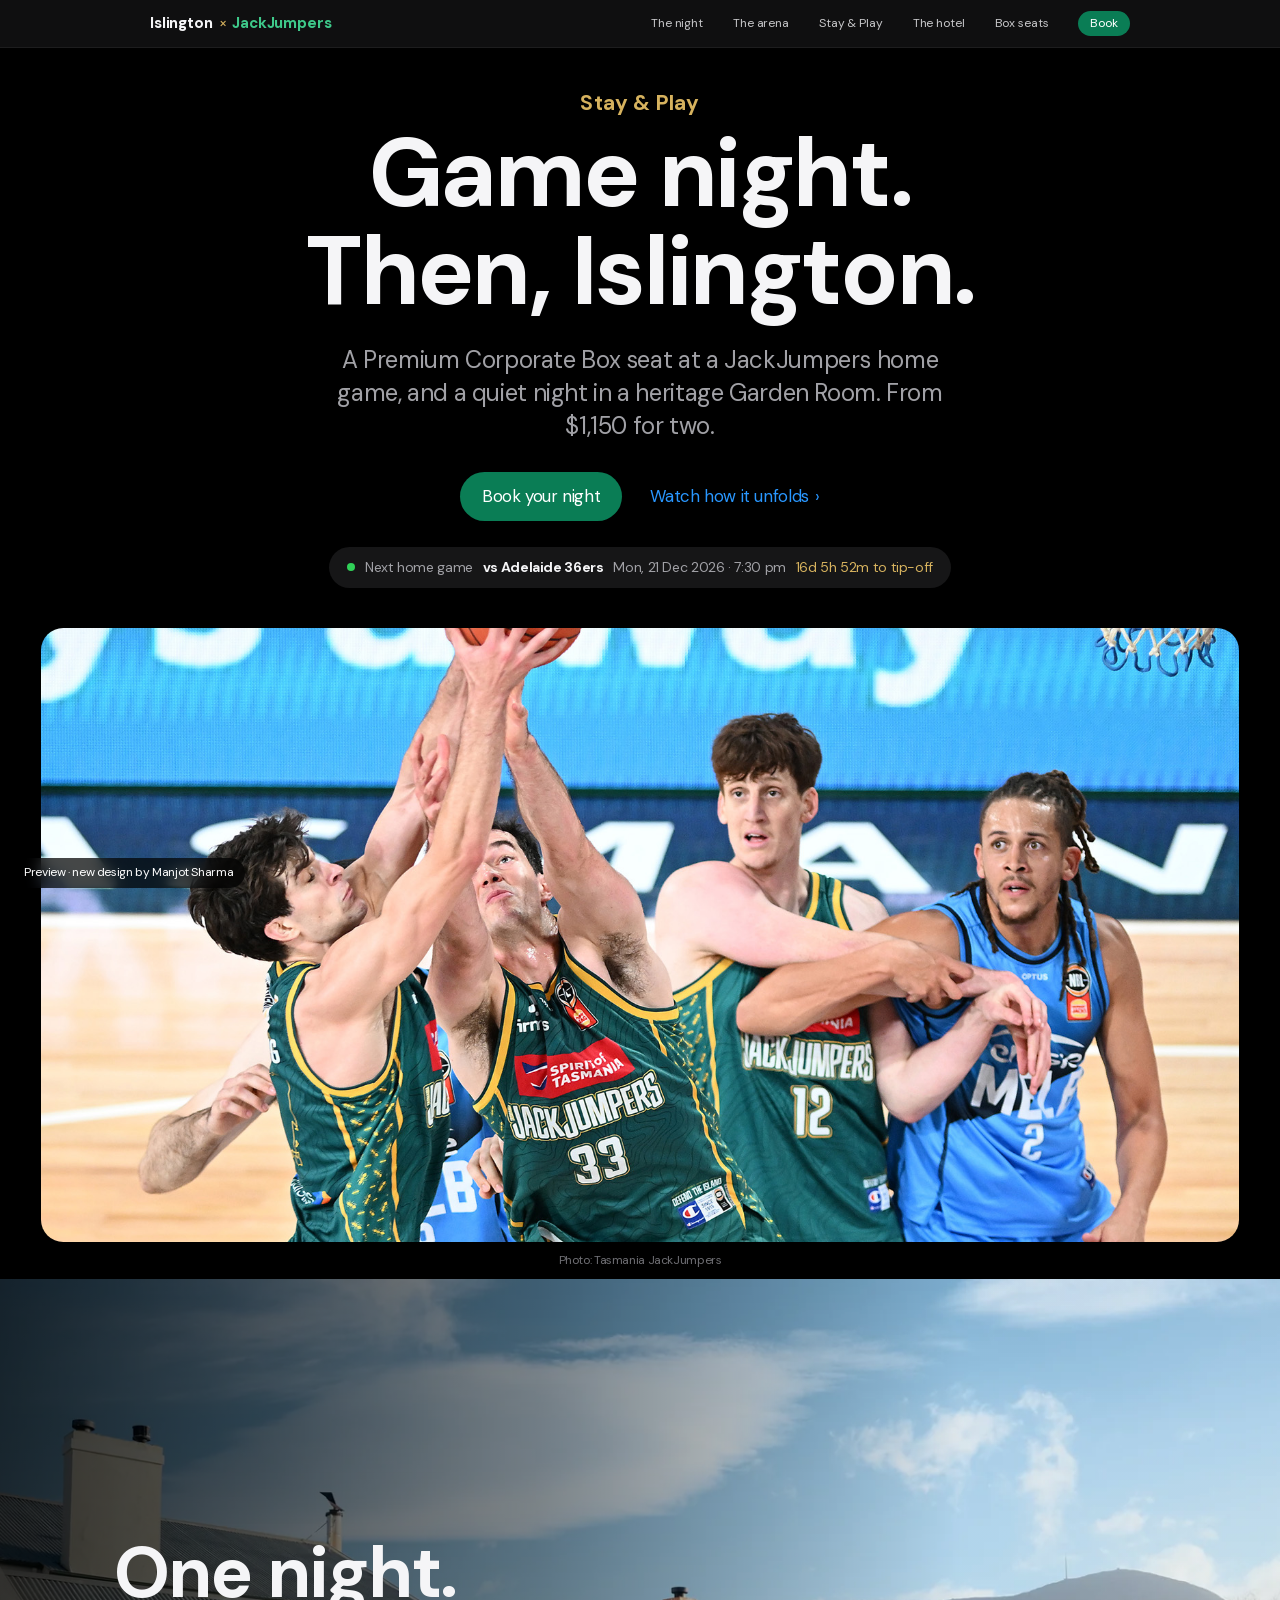
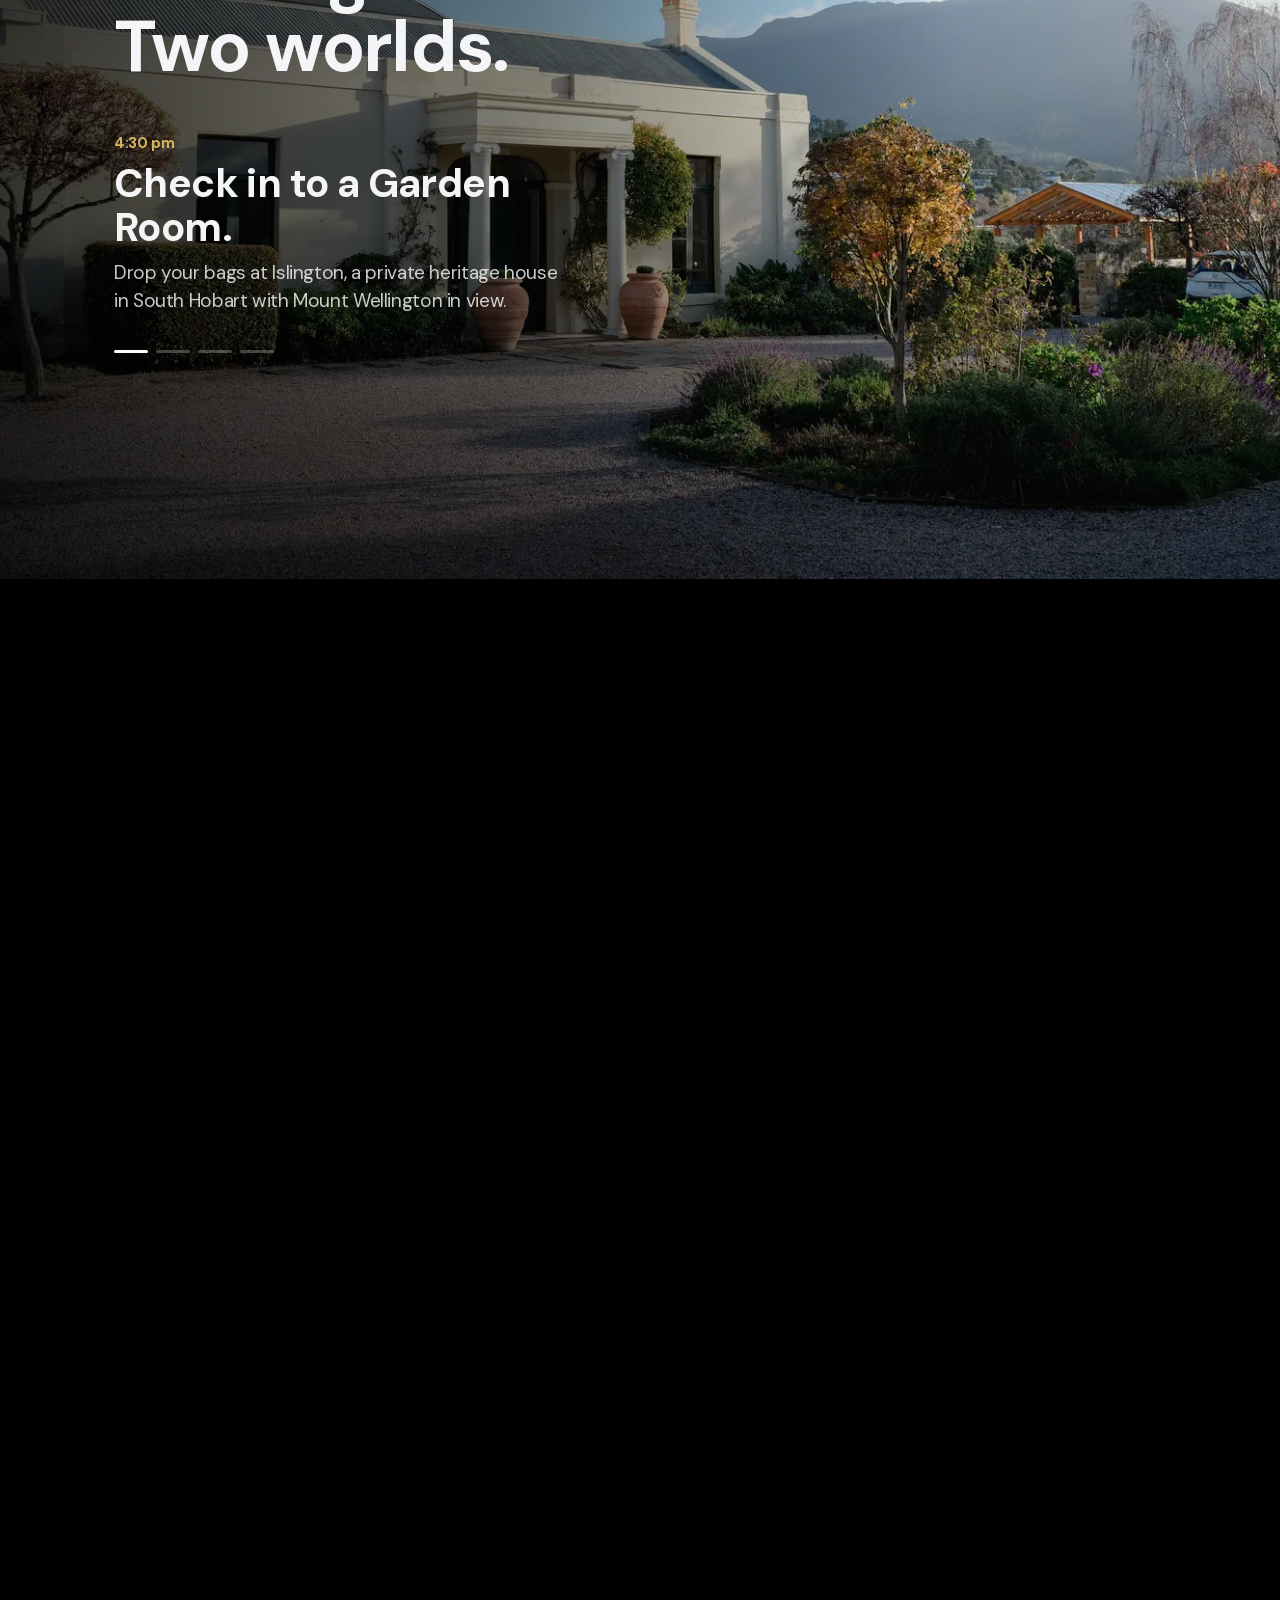
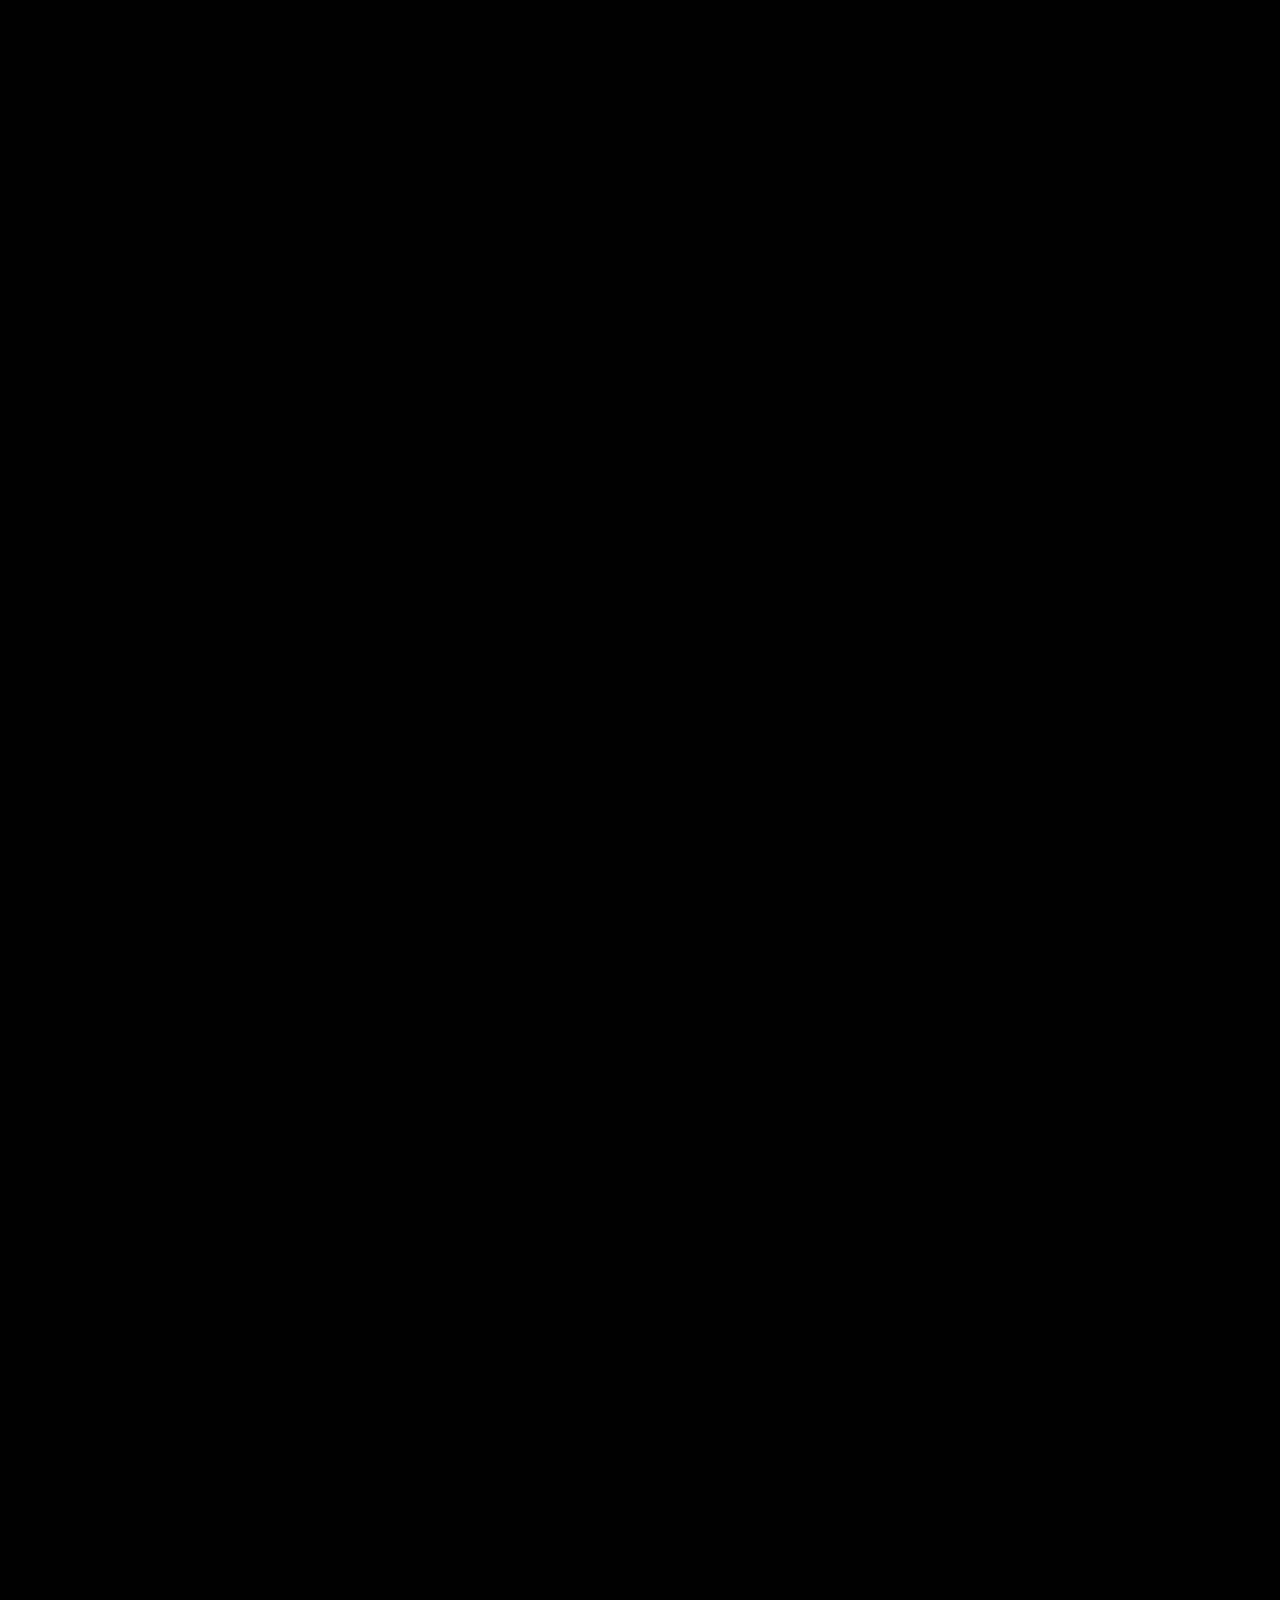
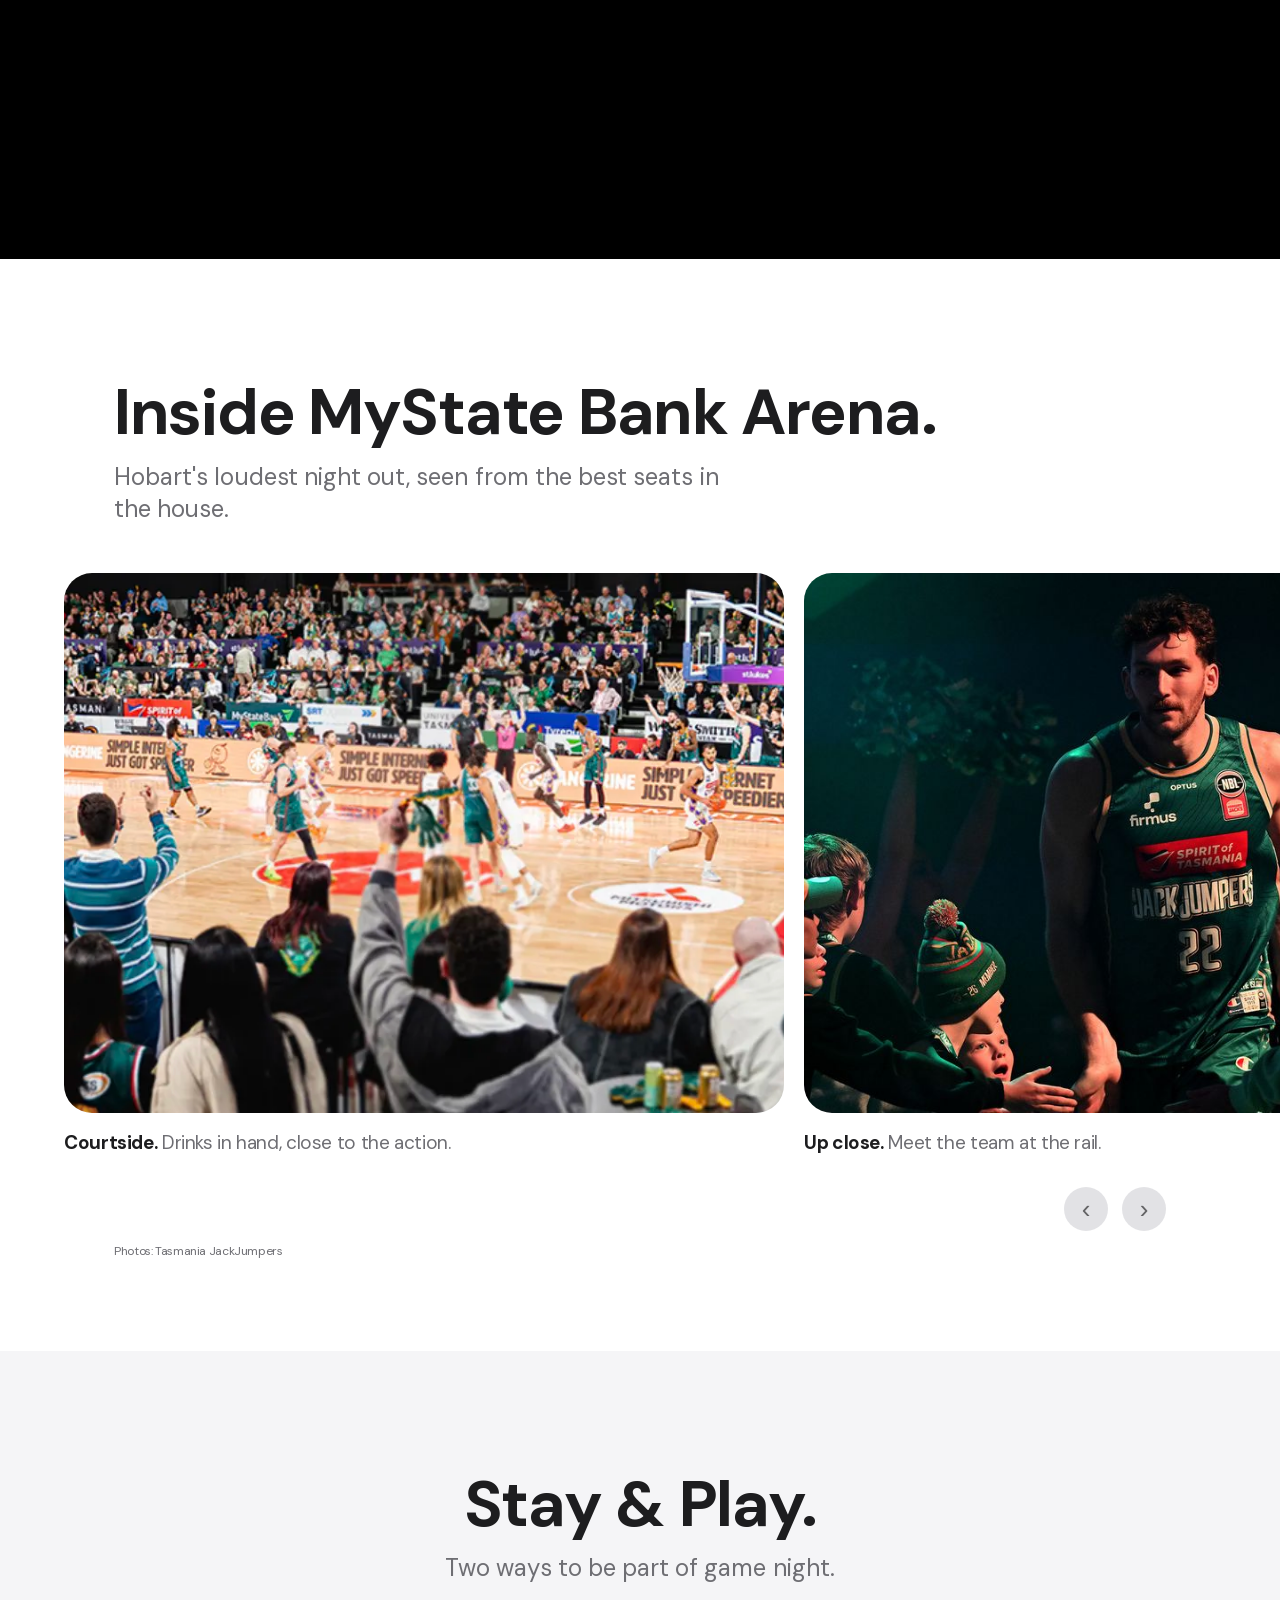
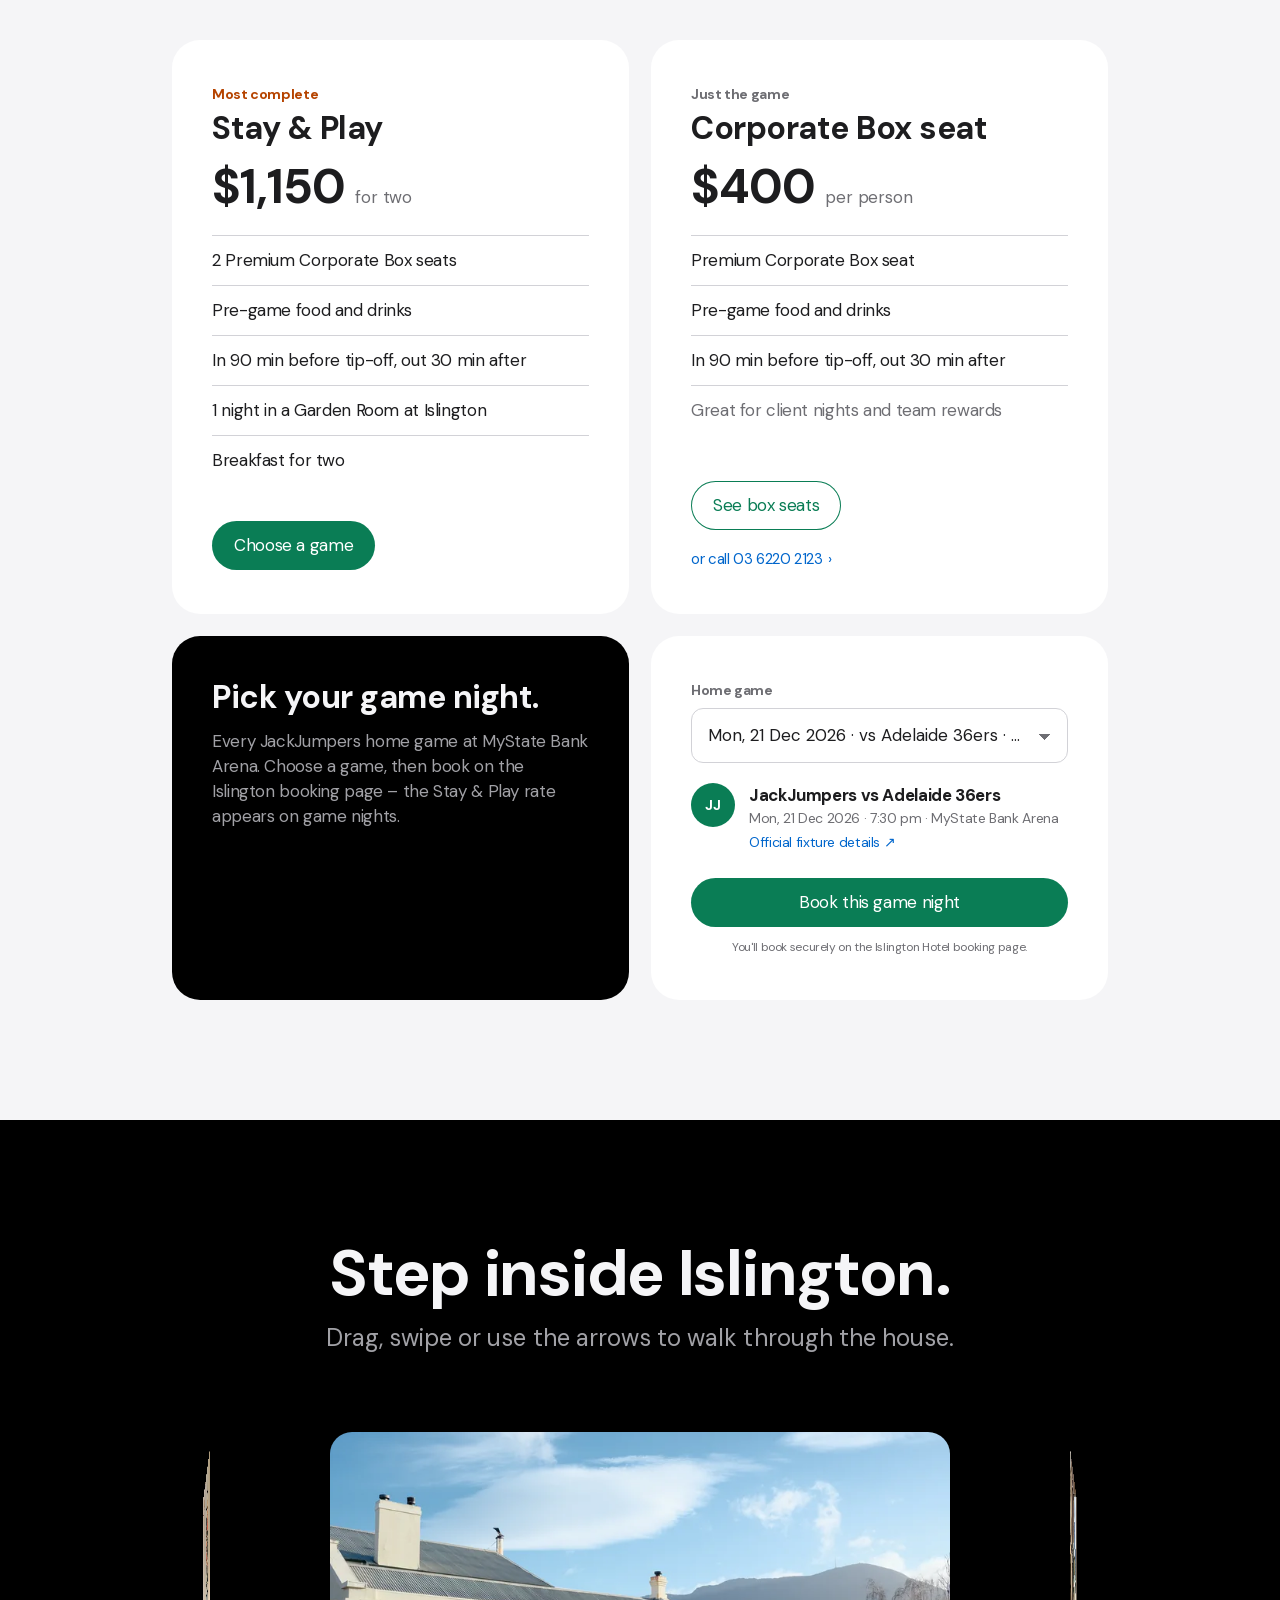
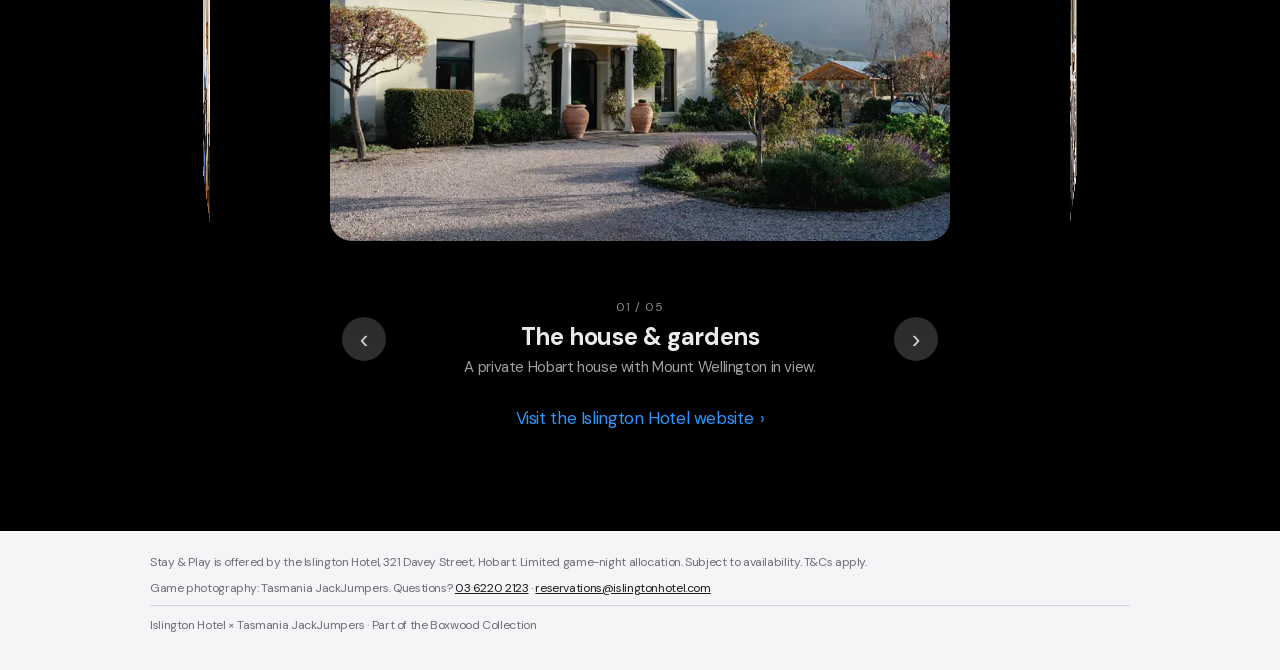
<file: index.html>
<!doctype html>
<html lang="en">
  <head>
    <meta name="robots" content="noindex" />
    <meta charset="UTF-8" />
    <meta name="viewport" content="width=device-width, initial-scale=1.0" />
    <title>Stay & Play | JackJumpers game nights × Islington Hotel</title>
    <meta name="referrer" content="strict-origin-when-cross-origin" />
    <meta name="theme-color" content="#000000" />
    <link rel="icon" href="assets/favicon.svg" type="image/svg+xml" />
    <meta name="description" content="Stay & Play: a Premium Corporate Box seat at a JackJumpers home game with pre-game food and drinks, plus a night in a Garden Room at the Islington Hotel, Hobart. From $1,150 for two." />
    <link rel="stylesheet" href="assets/fonts.css?v=20260927-secure" />
    <link rel="stylesheet" href="site.css?v=20261103-apple4" />
    <script src="assets/vendor/lenis.min.js" defer></script>
    <script src="config.js?v=20261005-booking" defer></script>
    <script src="script.js?v=20261103-apple" defer></script>
    <script src="immersive.js?v=20261103-apple4" defer></script>
  </head>
  <body data-preview>
    <a class="skip-link" href="#main">Skip to content</a>
    <header class="globalnav">
      <div class="globalnav-inner">
        <a class="wordmark" href="#top" aria-label="Stay and Play home">Islington <span>×</span> <b>JackJumpers</b></a>
        <nav aria-label="Main navigation">
          <a href="#night">The night</a>
          <a href="#arena">The arena</a>
          <a href="#book">Stay &amp; Play</a>
          <a href="#hotel">The hotel</a>
          <a href="box/">Box seats</a>
          <a class="nav-cta" href="#book">Book</a>
        </nav>
        <button class="menu-toggle" aria-label="Open menu" aria-expanded="false"><span></span><span></span></button>
      </div>
    </header>

    <main id="main">
      <!-- 1. Hero: the arena opens up as you scroll -->
      <section class="hero" id="top" aria-labelledby="hero-title">
        <div class="hero-text">
          <p class="hero-kicker">Stay &amp; Play</p>
          <h1 id="hero-title">Game night.<br />Then, Islington.</h1>
          <p class="hero-sub">A Premium Corporate Box seat at a JackJumpers home game, and a quiet night in a heritage Garden Room. From $1,150 for two.</p>
          <div class="hero-links">
            <a class="pill" href="#book">Book your night</a>
            <a class="text-link" href="#night">Watch how it unfolds <span aria-hidden="true">›</span></a>
          </div>
          <p class="next-game" id="next-game" hidden aria-live="polite">
            <i class="live-dot" aria-hidden="true"></i>
            <span class="next-label">Next home game</span>
            <strong data-next-opponent></strong>
            <span data-next-when></span>
            <span class="next-countdown" data-next-countdown></span>
          </p>
        </div>
        <div class="hero-stage" data-zoom>
          <figure class="hero-media">
            <img src="remote/img9.jpg" srcset="remote/img10.jpg 800w, remote/img9.jpg 1080w, remote/img11.jpg 2000w" sizes="100vw" alt="JackJumpers players battle for a rebound under the MyState Bank Arena lights" fetchpriority="high" />
          </figure>
          <p class="photo-credit">Photo: Tasmania JackJumpers</p>
        </div>
      </section>

      <!-- 2. The night, step by step (pinned, immersive) -->
      <section class="journey" id="night" aria-labelledby="night-title">
        <div class="journey-sticky">
          <div class="journey-media" aria-hidden="true">
            <img class="journey-layer is-active" data-step="0" src="assets/islington/house-exterior.webp" srcset="assets/islington/house-exterior-800.webp 800w, assets/islington/house-exterior.webp 1400w" sizes="100vw" alt="" />
            <img class="journey-layer" data-step="1" src="remote/img12.webp" alt="" loading="lazy" decoding="async" />
            <img class="journey-layer" data-step="2" src="remote/img4.jpg" srcset="remote/img4.jpg 1080w, remote/img6.jpg 2000w" sizes="100vw" alt="" loading="lazy" decoding="async" />
            <img class="journey-layer" data-step="3" src="assets/islington/conservatory.webp" srcset="assets/islington/conservatory-800.webp 800w, assets/islington/conservatory.webp 1400w" sizes="100vw" alt="" loading="lazy" decoding="async" />
            <div class="journey-shade"></div>
          </div>
          <div class="journey-copy">
            <h2 id="night-title" class="journey-title">One night.<br />Two worlds.</h2>
            <ol class="journey-steps">
              <li class="journey-step is-active" data-step="0"><span class="time">4:30 pm</span><h3>Check in to a Garden Room.</h3><p>Drop your bags at Islington, a private heritage house in South Hobart with Mount Wellington in view.</p></li>
              <li class="journey-step" data-step="1"><span class="time">6:00 pm</span><h3>The box opens.</h3><p>Ninety minutes before tip-off, settle into the Premium Corporate Box with pre-game food and drinks.</p></li>
              <li class="journey-step" data-step="2"><span class="time">7:30 pm</span><h3>Tip-off.</h3><p>Five thousand fans. One Ant Army. Every rebound, every three, close enough to hear the court.</p></li>
              <li class="journey-step" data-step="3"><span class="time">The next morning</span><h3>Breakfast under glass.</h3><p>Wake to quiet gardens and breakfast for two in the Conservatory.</p></li>
            </ol>
            <div class="journey-progress" aria-hidden="true"><span></span><span></span><span></span><span></span></div>
          </div>
        </div>
      </section>

      <!-- 3. The arena: horizontal gallery -->
      <section class="arena" id="arena" aria-labelledby="arena-title">
        <div class="section-head">
          <h2 id="arena-title">Inside MyState Bank&nbsp;Arena.</h2>
          <p>Hobart's loudest night out, seen from the best seats in the house.</p>
        </div>
        <div class="gallery" id="gallery" tabindex="0" aria-label="Arena photos – scroll sideways">
          <figure class="gallery-item"><img src="remote/img12.webp" alt="Fans courtside with drinks on the table as the JackJumpers play" loading="lazy" decoding="async" /><figcaption><strong>Courtside.</strong> Drinks in hand, close to the action.</figcaption></figure>
          <figure class="gallery-item"><img src="remote/img7.jpg" alt="Will Magnay greets young fans courtside" loading="lazy" decoding="async" /><figcaption><strong>Up close.</strong> Meet the team at the rail.</figcaption></figure>
          <figure class="gallery-item"><img src="remote/img3.png" alt="Majok Deng lines up a free throw" loading="lazy" decoding="async" /><figcaption><strong>Ice in the veins.</strong> The quiet before the free throw.</figcaption></figure>
          <figure class="gallery-item"><img src="remote/img2.jpg" alt="Dakota Mathias on court for the JackJumpers" loading="lazy" decoding="async" /><figcaption><strong>Every possession.</strong> Forty minutes of momentum.</figcaption></figure>
          <figure class="gallery-item"><img src="remote/img1.avif" alt="David Johnson celebrates a win with teammates" loading="lazy" decoding="async" /><figcaption><strong>Win night.</strong> Celebrate with the whole arena.</figcaption></figure>
        </div>
        <div class="gallery-controls">
          <button class="round-button" id="gallery-prev" type="button" aria-label="Previous photo">‹</button>
          <button class="round-button" id="gallery-next" type="button" aria-label="Next photo">›</button>
        </div>
        <p class="credit">Photos: Tasmania JackJumpers</p>
      </section>

      <!-- 4. The offer + game picker -->
      <section class="offer" id="book" aria-labelledby="package-title">
        <div class="section-head center">
          <h2 id="package-title">Stay &amp; Play.</h2>
          <p>Two ways to be part of game night.</p>
        </div>
        <div class="compare">
          <article class="plan plan-featured">
            <p class="plan-tag">Most complete</p>
            <h3>Stay &amp; Play</h3>
            <p class="plan-price">$1,150 <span>for two</span></p>
            <ul class="plan-list">
              <li>2 Premium Corporate Box seats</li>
              <li>Pre-game food and drinks</li>
              <li>In 90 min before tip-off, out 30 min after</li>
              <li>1 night in a Garden Room at Islington</li>
              <li>Breakfast for two</li>
            </ul>
            <a class="pill" href="#booking-card">Choose a game</a>
          </article>
          <article class="plan">
            <p class="plan-tag">Just the game</p>
            <h3>Corporate Box seat</h3>
            <p class="plan-price">$400 <span>per person</span></p>
            <ul class="plan-list">
              <li>Premium Corporate Box seat</li>
              <li>Pre-game food and drinks</li>
              <li>In 90 min before tip-off, out 30 min after</li>
              <li class="muted">Great for client nights and team rewards</li>
            </ul>
            <a class="pill pill-secondary" href="box/">See box seats</a>
            <a class="text-link" href="tel:+61362202123">or call 03 6220 2123 <span aria-hidden="true">›</span></a>
          </article>
        </div>

        <div class="picker" id="booking-card">
          <div class="picker-copy">
            <h3>Pick your game night.</h3>
            <p>Every JackJumpers home game at MyState Bank Arena. Choose a game, then book on the Islington booking page – the Stay &amp; Play rate appears on game nights.</p>
          </div>
          <div class="picker-form">
            <label for="game-choice">Home game</label>
            <select id="game-choice">
              <option value="">Loading the fixture…</option>
            </select>
            <div class="game-detail" id="game-detail" aria-live="polite">
              <span class="game-badge">JJ</span>
              <div><strong>Checking the JackJumpers schedule…</strong><small>Upcoming home games will appear here.</small></div>
            </div>
            <a class="pill pill-wide" id="book-game" href="https://book-directonline.com/properties/ISLINGTONHDIRECT?locale=en&amp;items%5B0%5D%5Badults%5D=2&amp;items%5B0%5D%5Bchildren%5D=0&amp;items%5B0%5D%5Binfants%5D=0&amp;currency=AUD">Book this game night</a>
            <p class="form-status">You'll book securely on the Islington Hotel booking page.</p>
          </div>
        </div>
      </section>

      <!-- 5. The hotel: step-inside viewer -->
      <section class="hotel" id="hotel" aria-labelledby="hotel-title">
        <div class="section-head center light">
          <h2 id="hotel-title">Step inside Islington.</h2>
          <p>Drag, swipe or use the arrows to walk through the house.</p>
        </div>
        <div class="hotel-viewer" id="hotel-viewer" role="group" aria-label="Interactive 3D photo tour of Islington Hotel" tabindex="0">
          <div class="hotel-viewer-scene">
            <div class="hotel-photo-ring" id="hotel-photo-ring">
              <figure class="hotel-photo-card" data-title="The house &amp; gardens" data-description="A private Hobart house with Mount Wellington in view.">
                <img src="assets/islington/house-exterior.webp" alt="Islington Hotel's heritage facade and gardens beneath Mount Wellington" srcset="assets/islington/house-exterior-480.webp 480w, assets/islington/house-exterior-800.webp 800w, assets/islington/house-exterior.webp 1400w" sizes="(max-width: 850px) 78vw, 560px" width="1400" height="933" loading="lazy" decoding="async" />
              </figure>
              <figure class="hotel-photo-card" data-title="The Conservatory" data-description="Breakfast under glass, with the mountain beyond.">
                <img src="assets/islington/conservatory.webp" alt="The glass conservatory dining room with checkerboard floor and Mount Wellington views" srcset="assets/islington/conservatory-480.webp 480w, assets/islington/conservatory-800.webp 800w, assets/islington/conservatory.webp 1400w" sizes="(max-width: 850px) 78vw, 560px" width="1400" height="933" loading="lazy" decoding="async" />
              </figure>
              <figure class="hotel-photo-card" data-title="The Drawing Room" data-description="Chandeliers, original art and a quiet game of chess.">
                <img src="assets/islington/drawing-room.webp" alt="A drawing room with a brass chandelier, framed art and a chess table" srcset="assets/islington/drawing-room-480.webp 480w, assets/islington/drawing-room-800.webp 800w, assets/islington/drawing-room.webp 1200w" sizes="(max-width: 850px) 78vw, 560px" width="1200" height="1553" loading="lazy" decoding="async" />
              </figure>
              <figure class="hotel-photo-card" data-title="The Wellington Room" data-description="Soft light and mountain views from the lounge.">
                <img src="assets/islington/wellington-view.webp" alt="The Wellington Room lounge opening onto garden and mountain views" srcset="assets/islington/wellington-view-480.webp 480w, assets/islington/wellington-view-800.webp 800w, assets/islington/wellington-view.webp 1400w" sizes="(max-width: 850px) 78vw, 560px" width="1400" height="933" loading="lazy" decoding="async" />
              </figure>
              <figure class="hotel-photo-card" data-title="The Signature Room" data-description="A distinctive retreat with art, colour and thoughtful detail.">
                <img src="assets/islington/signature-suite.webp" alt="The Signature Room with a carved timber bed and original artwork" srcset="assets/islington/signature-suite-480.webp 480w, assets/islington/signature-suite-800.webp 800w, assets/islington/signature-suite.webp 1400w" sizes="(max-width: 850px) 78vw, 560px" width="1400" height="933" loading="lazy" decoding="async" />
              </figure>
            </div>
          </div>
        </div>
        <div class="hotel-caption" aria-live="polite">
          <button class="round-button light" id="hotel-view-previous" type="button" aria-label="Previous room">‹</button>
          <div><span id="hotel-view-index">01 / 05</span><strong id="hotel-view-title">The house &amp; gardens</strong><small id="hotel-view-description">A private Hobart house with Mount Wellington in view.</small></div>
          <button class="round-button light" id="hotel-view-next" type="button" aria-label="Next room">›</button>
        </div>
        <p class="hotel-more"><a class="text-link light" href="https://www.islingtonhotel.com" target="_blank" rel="noreferrer">Visit the Islington Hotel website <span aria-hidden="true">›</span></a></p>
      </section>
    </main>

    <footer class="footer">
      <p>Stay &amp; Play is offered by the Islington Hotel, 321 Davey Street, Hobart. Limited game-night allocation. Subject to availability. T&amp;Cs apply.</p>
      <p>Game photography: Tasmania JackJumpers. Questions? <a href="tel:+61362202123">03 6220 2123</a> · <a href="mailto:reservations@islingtonhotel.com">reservations@islingtonhotel.com</a></p>
      <p class="footer-mark">Islington Hotel × Tasmania JackJumpers · Part of the Boxwood Collection</p>
    </footer>
  <div class="preview-badge">Preview · new design by Manjot Sharma</div>
</body>
</html>
</file>
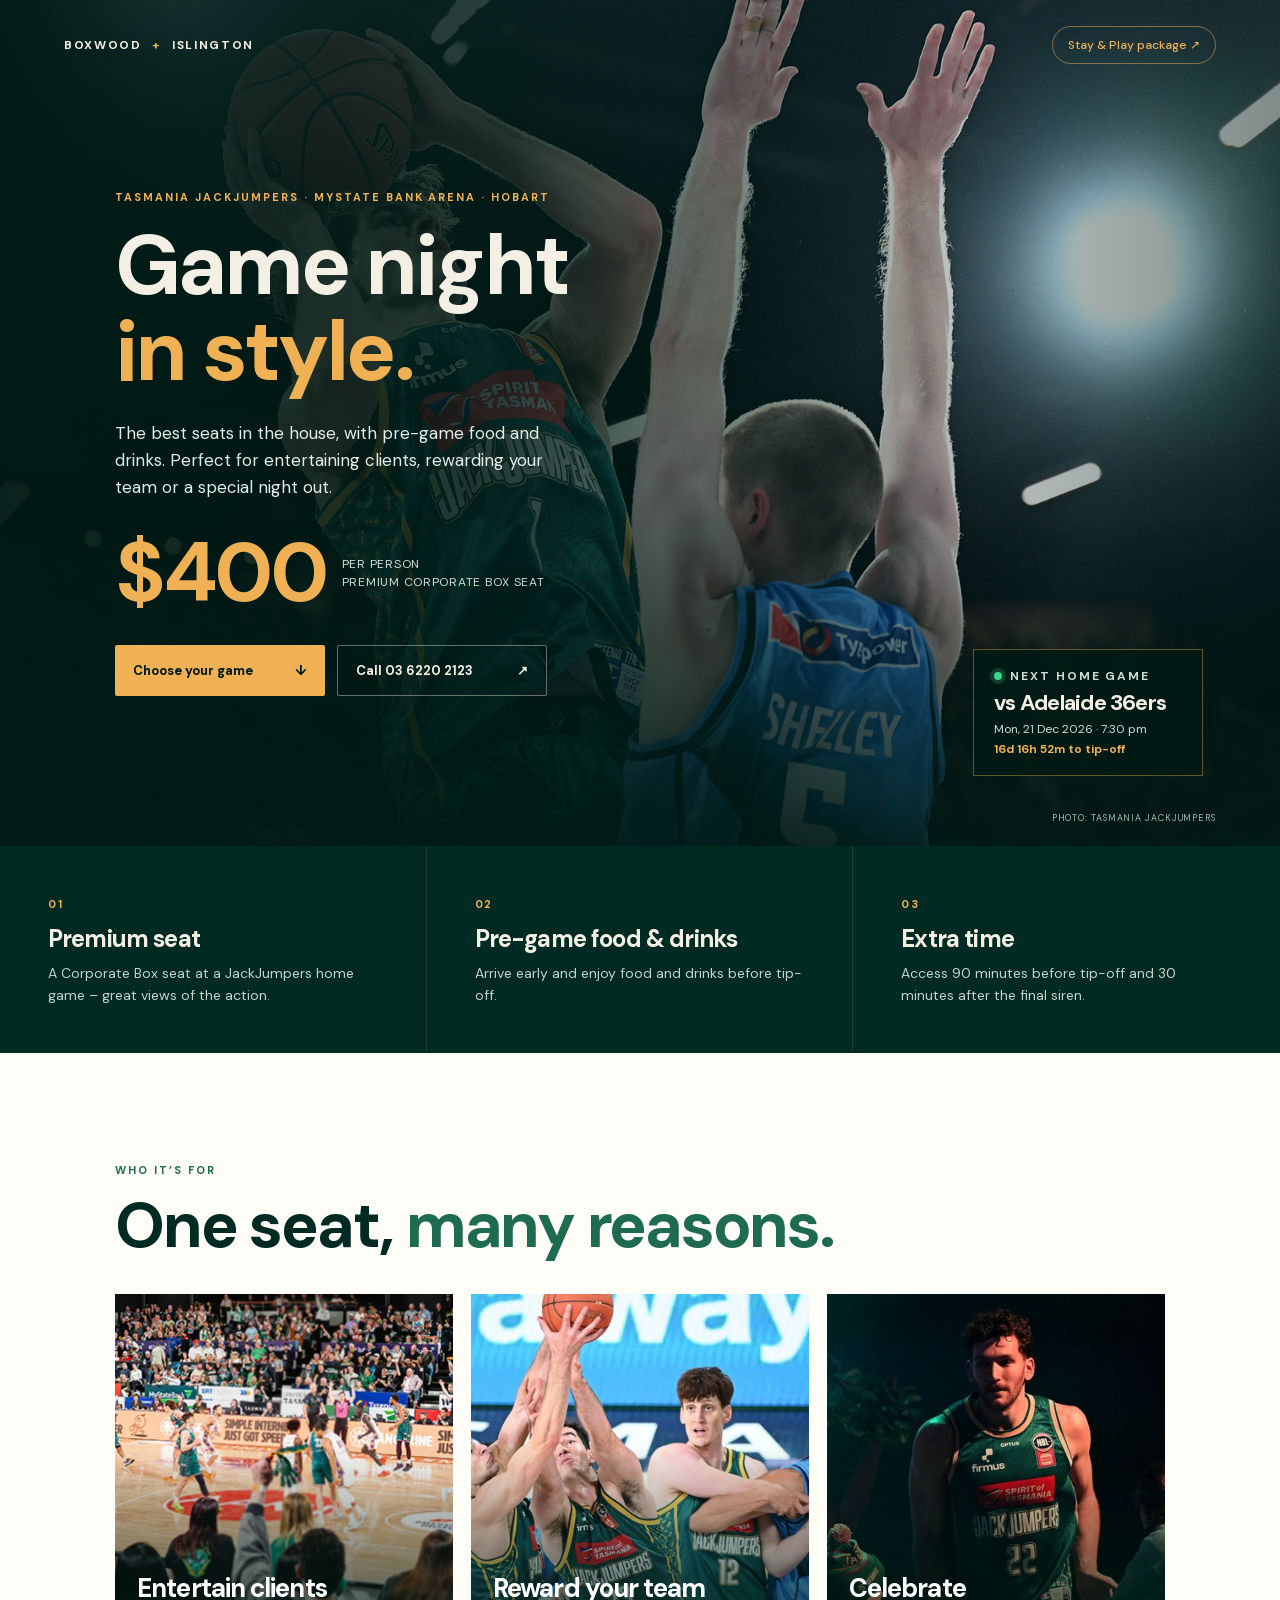
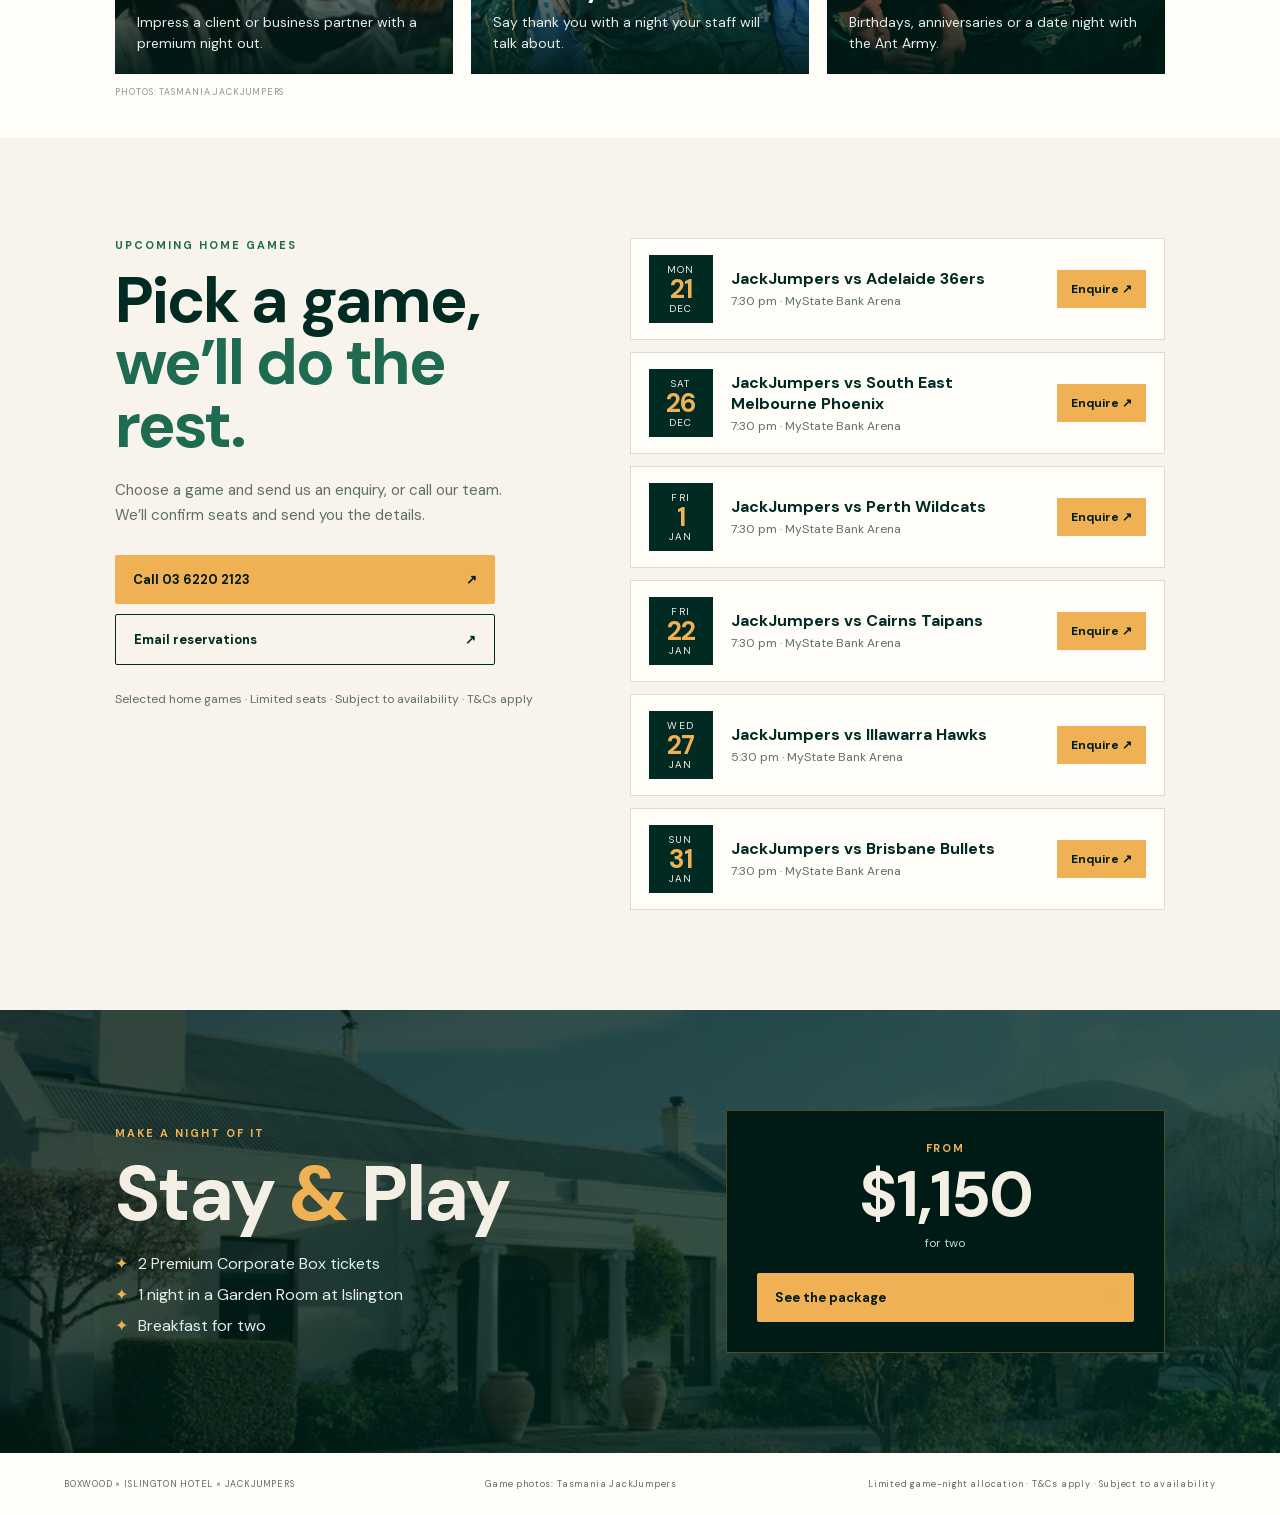
<file: box/index.html>
<!doctype html>
<html lang="en">
  <head>
    <meta charset="UTF-8" />
    <meta name="viewport" content="width=device-width, initial-scale=1.0" />
    <title>Corporate Box seats | JackJumpers game nights × Islington Hotel</title>
    <meta name="referrer" content="strict-origin-when-cross-origin" />
    <link rel="icon" href="../assets/favicon.svg" type="image/svg+xml" />
    <meta name="description" content="A Premium Corporate Box seat at a Tasmania JackJumpers home game, with pre-game food and drinks. $400 per person, through the Islington Hotel, Hobart." />
    <link rel="stylesheet" href="../assets/fonts.css?v=20260927-secure" />
    <link rel="stylesheet" href="box.css?v=20261020c" />
    <script src="box.js?v=20261020c" defer></script>
  </head>
  <body>
    <header class="top">
      <a class="wordmark" href="../">BOXWOOD <span>+</span> ISLINGTON</a>
      <a class="back" href="../#book">Stay &amp; Play package ↗</a>
    </header>

    <main>
      <section class="hero">
        <img class="hero-bg" src="../remote/img4.jpg" srcset="../remote/img5.jpg 800w, ../remote/img4.jpg 1080w, ../remote/img6.jpg 2000w" sizes="100vw" alt="Taran Armstrong rises for a jump shot under the arena lights" fetchpriority="high" />
        <div class="hero-copy">
          <p class="eyebrow">Tasmania JackJumpers · MyState Bank Arena · Hobart</p>
          <h1>Game night<br /><em>in style.</em></h1>
          <p class="intro">The best seats in the house, with pre-game food and drinks. Perfect for entertaining clients, rewarding your team or a special night out.</p>
          <div class="price"><strong>$400</strong><span>per person<br />Premium Corporate Box seat</span></div>
          <div class="hero-actions">
            <a class="button gold" href="#games">Choose your game <span>↓</span></a>
            <a class="button ghost" href="tel:+61362202123">Call 03 6220 2123 <span>↗</span></a>
          </div>
        </div>
        <aside class="next" id="next-game" hidden aria-live="polite">
          <span class="next-label"><i aria-hidden="true"></i>Next home game</span>
          <strong data-next-opponent></strong>
          <span data-next-when></span>
          <span class="next-count" data-next-count></span>
        </aside>
        <span class="credit">Photo: Tasmania JackJumpers</span>
      </section>

      <section class="perks">
        <div class="perk"><b>01</b><h2>Premium seat</h2><p>A Corporate Box seat at a JackJumpers home game – great views of the action.</p></div>
        <div class="perk"><b>02</b><h2>Pre-game food &amp; drinks</h2><p>Arrive early and enjoy food and drinks before tip-off.</p></div>
        <div class="perk"><b>03</b><h2>Extra time</h2><p>Access 90 minutes before tip-off and 30 minutes after the final siren.</p></div>
      </section>

      <section class="who">
        <div class="who-head"><p class="eyebrow green">Who it’s for</p><h2>One seat, <em>many reasons.</em></h2></div>
        <div class="who-grid">
          <figure><img src="../remote/img12.webp" alt="Fans courtside with drinks as the JackJumpers play" loading="lazy" decoding="async" /><figcaption><b>Entertain clients</b>Impress a client or business partner with a premium night out.</figcaption></figure>
          <figure><img src="../remote/img10.jpg" alt="JackJumpers players battle together for a rebound" loading="lazy" decoding="async" /><figcaption><b>Reward your team</b>Say thank you with a night your staff will talk about.</figcaption></figure>
          <figure><img src="../remote/img8.jpg" alt="Will Magnay greets young fans courtside" loading="lazy" decoding="async" /><figcaption><b>Celebrate</b>Birthdays, anniversaries or a date night with the Ant Army.</figcaption></figure>
        </div>
        <p class="credit-dark">Photos: Tasmania JackJumpers</p>
      </section>

      <section class="games" id="games">
        <div class="games-copy">
          <p class="eyebrow green">Upcoming home games</p>
          <h2>Pick a game,<br /><em>we’ll do the rest.</em></h2>
          <p>Choose a game and send us an enquiry, or call our team. We’ll confirm seats and send you the details.</p>
          <div class="contact">
            <a class="button gold" href="tel:+61362202123">Call 03 6220 2123 <span>↗</span></a>
            <a class="button line" href="mailto:reservations@islingtonhotel.com?subject=Corporate%20Box%20seats%20-%20JackJumpers">Email reservations <span>↗</span></a>
          </div>
          <p class="note">Selected home games · Limited seats · Subject to availability · T&amp;Cs apply</p>
        </div>
        <ol class="game-list" id="game-list">
          <li class="game-empty">Loading the official JackJumpers schedule… If nothing appears, call or email us and we’ll tell you the next games.</li>
        </ol>
      </section>

      <section class="upsell">
        <img class="up-bg" src="../assets/islington/house-exterior-800.webp" alt="" loading="lazy" decoding="async" />
        <div class="up-copy">
          <p class="eyebrow">Make a night of it</p>
          <h2>Stay <em>&amp;</em> Play</h2>
          <ul>
            <li>2 Premium Corporate Box tickets</li>
            <li>1 night in a Garden Room at Islington</li>
            <li>Breakfast for two</li>
          </ul>
        </div>
        <div class="up-price"><span>From</span><strong>$1,150</strong><small>for two</small><a class="button gold" href="../#book">See the package <span>↗</span></a></div>
      </section>
    </main>

    <footer><span>BOXWOOD × ISLINGTON HOTEL × JACKJUMPERS</span><span>Game photos: Tasmania JackJumpers</span><span>Limited game-night allocation · T&amp;Cs apply · Subject to availability</span></footer>
  </body>
</html>
</file>
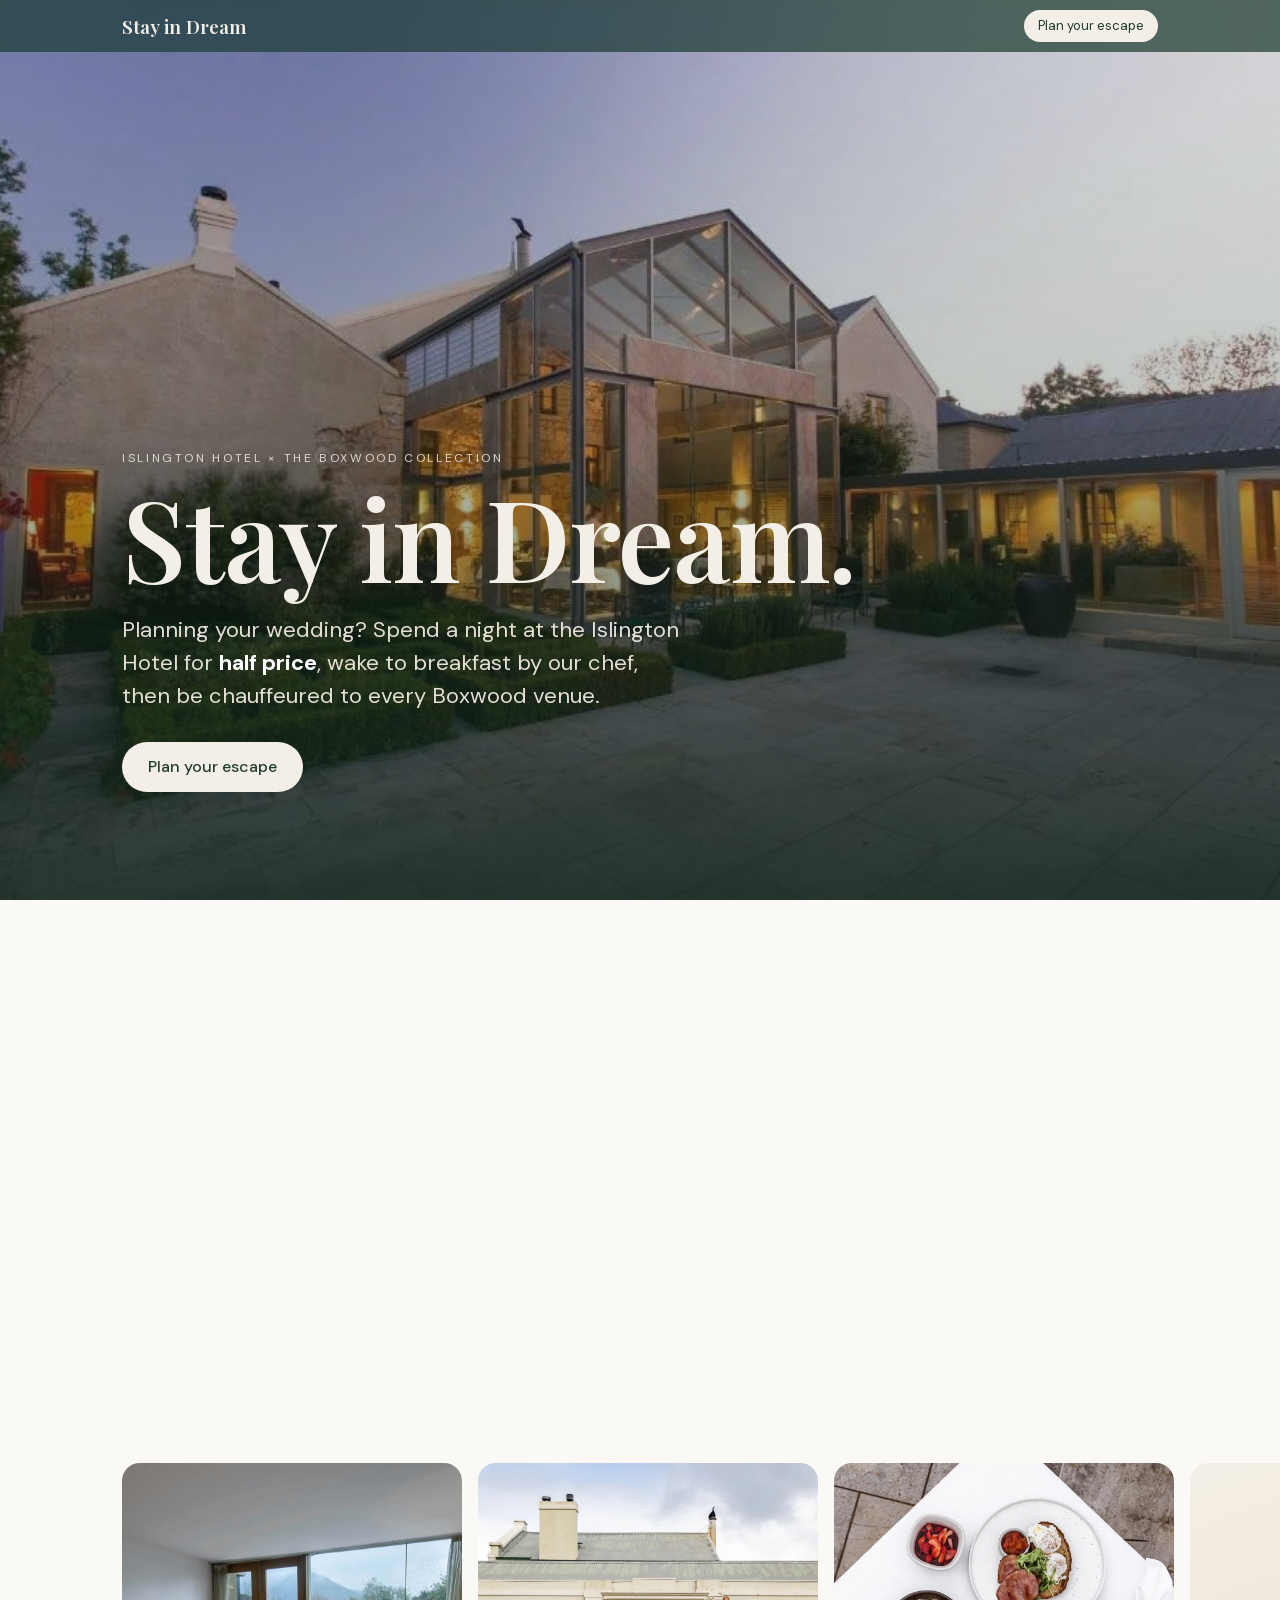
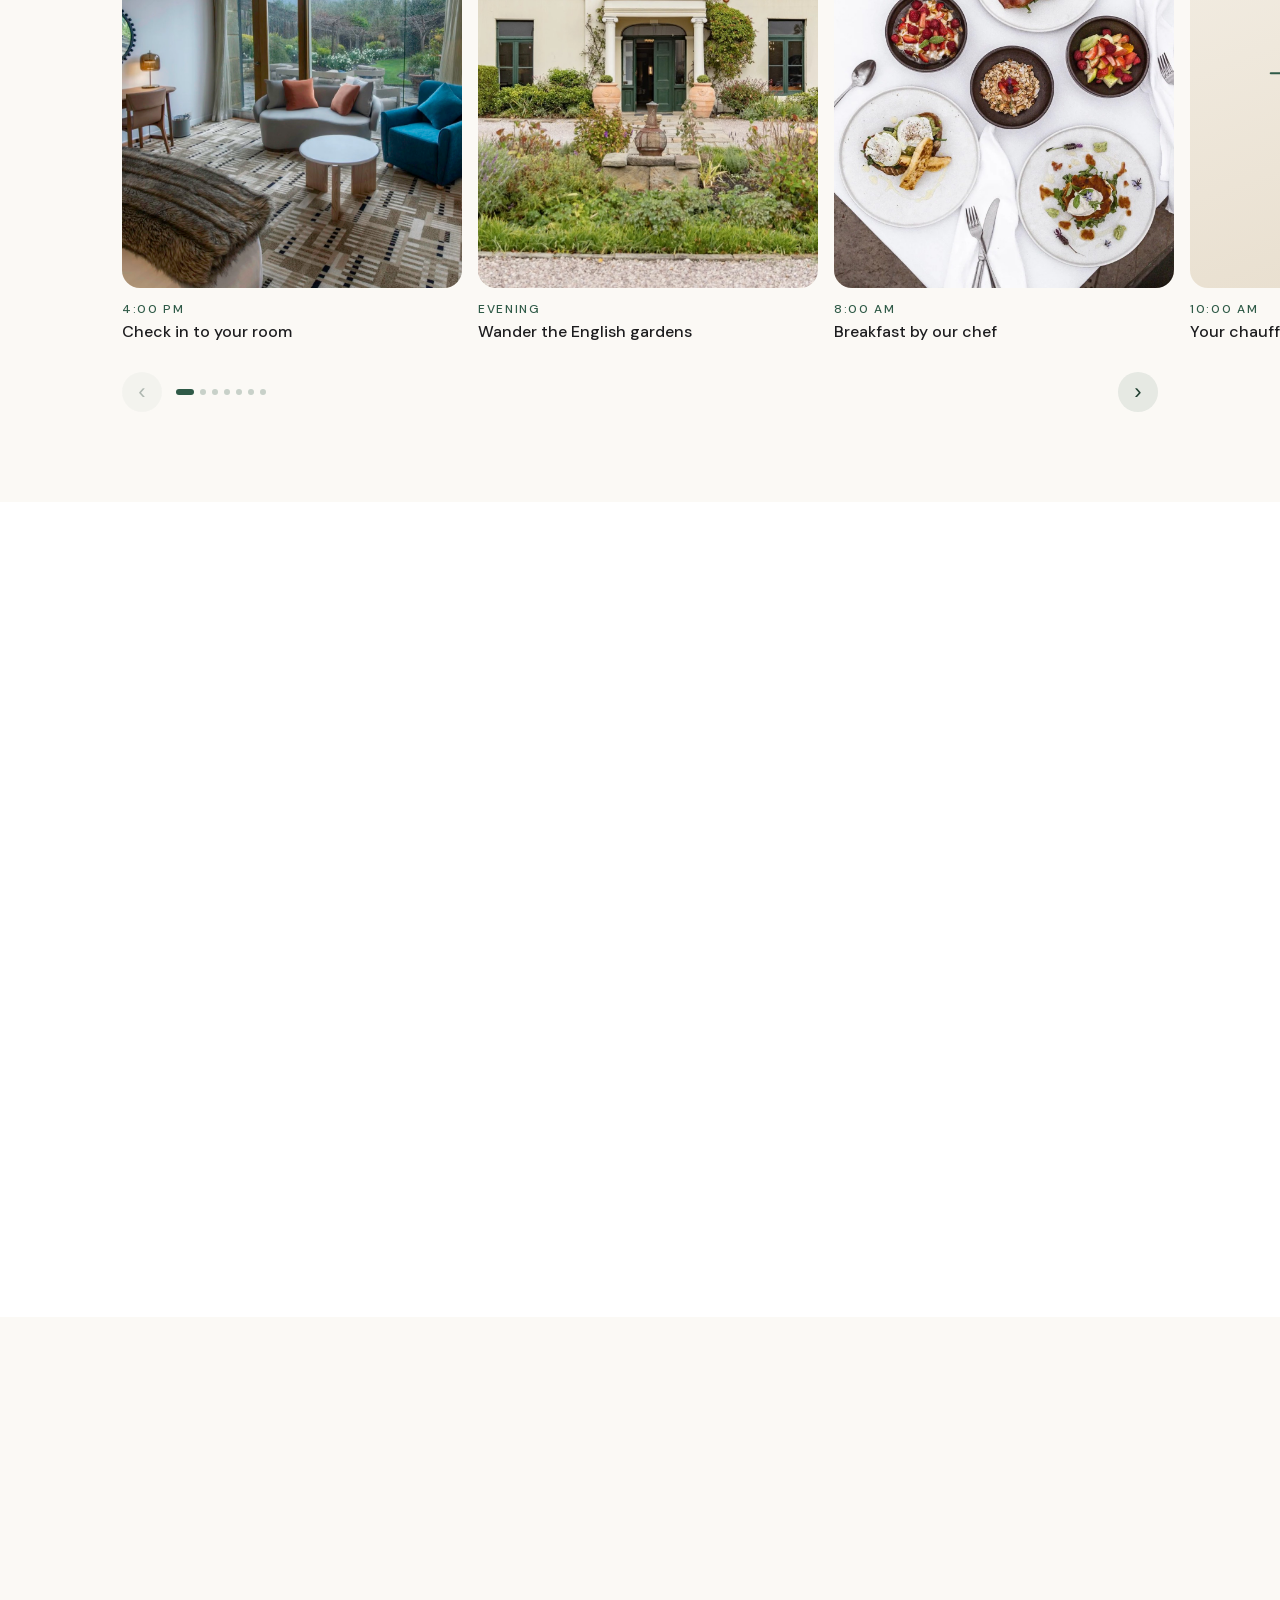
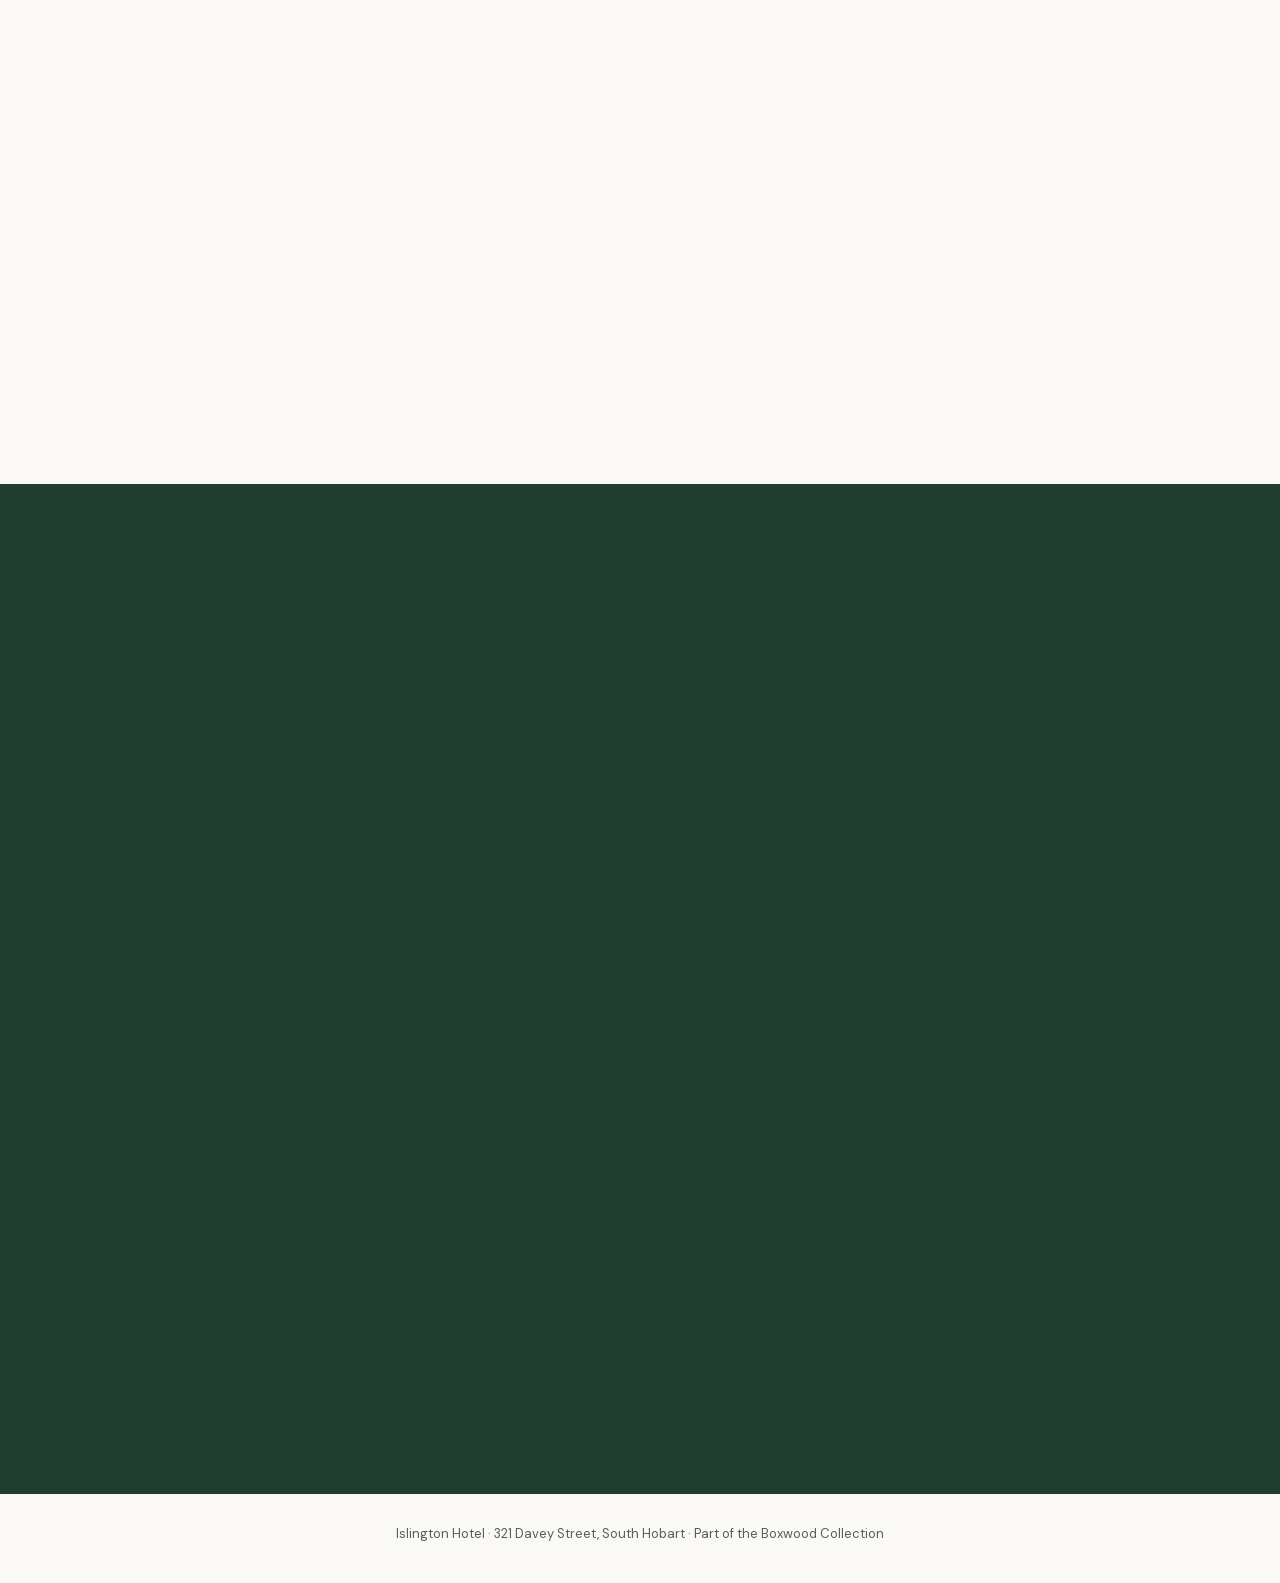
<file: stay-in-dream/index.html>
<!doctype html>
<html lang="en-AU">
  <head>
    <meta charset="utf-8" />
    <meta name="viewport" content="width=device-width, initial-scale=1" />
    <meta name="robots" content="noindex" />
    <meta http-equiv="Content-Security-Policy" content="default-src 'self'; script-src 'self'; style-src 'self'; font-src 'self'; img-src 'self' data:; connect-src 'self'; object-src 'none'; base-uri 'self'; form-action 'self'" />
    <title>Stay in Dream | 50% off a night at the Islington Hotel for Boxwood couples</title>
    <meta name="description" content="Planning a wedding with Boxwood? Stay a night at the Islington Hotel for half price, with breakfast and a chauffeured viewing of every Boxwood venue. Book your venue and we refund the 50% you paid." />
    <link rel="stylesheet" href="fonts.css" />
    <link rel="stylesheet" href="dream.css?v=1" />
    <script src="dream.js?v=1" defer></script>
  </head>
  <body>
    <header class="bar">
      <div class="bar-inner">
        <a class="mark" href="#top">Stay in Dream</a>
        <a class="bar-cta" href="#book">Plan your escape</a>
      </div>
    </header>

    <main id="top">
      <!-- Hero -->
      <section class="hero">
        <img class="hero-img" src="img/hero.jpg" alt="The Islington Hotel conservatory glowing at dusk" />
        <div class="hero-shade"></div>
        <div class="hero-copy">
          <p class="eyebrow">Islington Hotel × The Boxwood Collection</p>
          <h1>Stay in Dream.</h1>
          <p class="lead">Planning your wedding? Spend a night at the Islington Hotel for <strong>half price</strong>, wake to breakfast by our chef, then be chauffeured to every Boxwood venue.</p>
          <a class="btn" href="#book">Plan your escape</a>
        </div>
      </section>

      <!-- The promise -->
      <section class="promise fade">
        <p class="promise-big">Book your wedding with Boxwood,<br />and <em>your night is on us.</em></p>
        <p class="promise-small">Choose a Boxwood venue for your wedding and we refund the 50% you paid for your stay.</p>
      </section>

      <!-- Small gallery slider -->
      <section class="gallery-wrap" aria-labelledby="gallery-title">
        <div class="section-head fade">
          <p class="eyebrow dark">Your escape</p>
          <h2 id="gallery-title">One night. Every venue.</h2>
        </div>
        <div class="slider" id="slider" tabindex="0" aria-roledescription="carousel" aria-label="Stay in Dream photos">
          <figure class="slide">
            <img src="img/garden-suite.jpg" alt="Garden Suite with a lounge and views to the garden" loading="lazy" />
            <figcaption><span>4:00 pm</span>Check in to your room</figcaption>
          </figure>
          <figure class="slide">
            <img src="img/islington-ev.jpg" alt="The Islington Hotel's heritage house and English gardens" loading="lazy" />
            <figcaption><span>Evening</span>Wander the English gardens</figcaption>
          </figure>
          <figure class="slide">
            <img src="img/breakfast.jpg" alt="Breakfast plates on a white tablecloth" loading="lazy" />
            <figcaption><span>8:00 am</span>Breakfast by our chef</figcaption>
          </figure>
          <figure class="slide slide-car">
            <div class="car-art" role="img" aria-label="Chauffeured car">
              <svg viewBox="0 0 240 90" aria-hidden="true"><path d="M18 62h204M30 62c0-10 8-16 18-18l26-18c6-4 12-6 20-6h56c8 0 14 2 20 7l20 17h18c10 0 16 6 16 18" fill="none" stroke="currentColor" stroke-width="2.4" stroke-linecap="round" stroke-linejoin="round"/><circle cx="66" cy="64" r="11" fill="none" stroke="currentColor" stroke-width="2.4"/><circle cx="180" cy="64" r="11" fill="none" stroke="currentColor" stroke-width="2.4"/><path d="M86 44l12-14h26v14zM132 30h22l16 14h-38z" fill="none" stroke="currentColor" stroke-width="2"/></svg>
              <p class="photo-note">Car photo coming soon</p>
            </div>
            <figcaption><span>10:00 am</span>Your chauffeur arrives</figcaption>
          </figure>
          <figure class="slide">
            <img src="img/clemens-2.jpg" alt="Pool terrace at Clemens Hill overlooking the Coal River Valley" loading="lazy" />
            <figcaption><span>Venue</span>Clemens Hill Winery</figcaption>
          </figure>
          <figure class="slide">
            <img src="img/spa-1.jpg" alt="Glass and timber studio at Boxwood Spa in the bush" loading="lazy" />
            <figcaption><span>Venue</span>Boxwood Spa</figcaption>
          </figure>
          <figure class="slide">
            <img src="img/wedding.jpg" alt="Long wedding table set with flowers at the Islington Hotel" loading="lazy" />
            <figcaption><span>Venue</span>Islington Hotel</figcaption>
          </figure>
        </div>
        <div class="slider-nav">
          <button type="button" class="arrow" id="prev" aria-label="Previous photo">‹</button>
          <div class="dots" id="dots" aria-hidden="true"></div>
          <button type="button" class="arrow" id="next" aria-label="Next photo">›</button>
        </div>
      </section>

      <!-- What's included -->
      <section class="included">
        <div class="section-head fade">
          <p class="eyebrow dark">What's included</p>
          <h2>Everything you need to say yes.</h2>
        </div>
        <ol class="steps">
          <li class="step fade">
            <img src="img/garden-suite.jpg" alt="" loading="lazy" />
            <div><span class="num">01</span><h3>50% off one night</h3><p>A night at the Islington Hotel, Hobart's Michelin Key private house hotel, for half the usual rate.</p></div>
          </li>
          <li class="step fade">
            <img src="img/food.jpg" alt="" loading="lazy" />
            <div><span class="num">02</span><h3>Breakfast by our chef</h3><p>House-made breads, pastries and a plated breakfast in the Conservatory, included.</p></div>
          </li>
          <li class="step fade">
            <div class="step-car" aria-hidden="true"><svg viewBox="0 0 240 90"><path d="M18 62h204M30 62c0-10 8-16 18-18l26-18c6-4 12-6 20-6h56c8 0 14 2 20 7l20 17h18c10 0 16 6 16 18" fill="none" stroke="currentColor" stroke-width="2.4" stroke-linecap="round" stroke-linejoin="round"/><circle cx="66" cy="64" r="11" fill="none" stroke="currentColor" stroke-width="2.4"/><circle cx="180" cy="64" r="11" fill="none" stroke="currentColor" stroke-width="2.4"/></svg></div>
            <div><span class="num">03</span><h3>Chauffeured venue viewings</h3><p>The next morning we drive you to every Boxwood wedding venue, so you can compare them in one easy day.</p></div>
          </li>
        </ol>
      </section>

      <!-- Venues -->
      <section class="venues">
        <div class="section-head fade">
          <p class="eyebrow dark">The venues you'll see</p>
          <h2>Three places to say “I do”.</h2>
        </div>
        <div class="venue-grid">
          <article class="venue fade">
            <img src="img/islington-ev.jpg" alt="Islington Hotel and gardens" loading="lazy" />
            <p class="tag">English gardens · up to 30 guests</p>
            <h3>Islington Hotel</h3>
            <p>A heritage house hotel in South Hobart with gardens, terraces and a 19th-century mahogany dining room, for intimate weddings.</p>
          </article>
          <article class="venue fade">
            <img src="img/spa-1.jpg" alt="Boxwood Spa" loading="lazy" />
            <p class="tag">Industrial luxe · up to 120 guests</p>
            <h3>Boxwood Spa</h3>
            <p>30 acres of bushland less than 8 minutes from Hobart, with bold design, decks and fire pits for a dream wedding weekend.</p>
          </article>
          <article class="venue fade">
            <img src="img/clemens-1.jpg" alt="Clemens Hill living room" loading="lazy" />
            <p class="tag">Tuscany in Tasmania · up to 240 guests</p>
            <h3>Clemens Hill Winery</h3>
            <p>A private estate above the Coal River Valley with vineyard views, terraces and a pool, 25 minutes from Hobart.</p>
          </article>
        </div>
      </section>

      <!-- Offer + booking -->
      <section class="book" id="book">
        <div class="offer fade">
          <p class="eyebrow">Islington Hotel × The Boxwood Collection</p>
          <h2>50% off one night at the Islington Hotel</h2>
          <p class="single">Single night only.</p>
          <ul>
            <li>50% off one night at the Islington Hotel</li>
            <li>Breakfast by our chef included</li>
            <li>Chauffeured viewings of all Boxwood venues</li>
            <li>Available to couples making a wedding enquiry</li>
            <li>Book a Boxwood venue and we'll refund the 50% you paid</li>
          </ul>
          <div class="code" id="code-box">
            <p class="code-label">How to book</p>
            <p class="code-text" id="code-text">Mention <strong>Stay in Dream</strong> when you book.</p>
          </div>
          <div class="actions">
            <a class="btn light" id="book-link" href="https://book-directonline.com/properties/ISLINGTONHDIRECT" target="_blank" rel="noopener">Plan your escape →</a>
            <a class="text-link" href="tel:+61362202123">or call 03 6220 2123</a>
          </div>
          <p class="fine">Reservations: reservations@islingtonhotel.com · 03 6220 2123. Subject to availability. Single night only. Refund applies when a Boxwood wedding venue is booked. T&amp;Cs apply.</p>
        </div>
      </section>
    </main>

    <footer class="foot">
      <p>Islington Hotel · 321 Davey Street, South Hobart · Part of the Boxwood Collection</p>
    </footer>
  </body>
</html>
</file>
<file: assets/fonts.css>
/* DM Sans and Playfair Display (SIL Open Font License 1.1), latin subset, self-hosted. */
@font-face {
  font-family: 'DM Sans';
  font-style: normal;
  font-weight: 400;
  font-display: swap;
  src: url(fonts/dm-sans-normal-latin.woff2) format('woff2');
  unicode-range: U+0000-00FF, U+0131, U+0152-0153, U+02BB-02BC, U+02C6, U+02DA, U+02DC, U+0304, U+0308, U+0329, U+2000-206F, U+20AC, U+2122, U+2191, U+2193, U+2212, U+2215, U+FEFF, U+FFFD;
}
@font-face {
  font-family: 'DM Sans';
  font-style: normal;
  font-weight: 500;
  font-display: swap;
  src: url(fonts/dm-sans-normal-latin.woff2) format('woff2');
  unicode-range: U+0000-00FF, U+0131, U+0152-0153, U+02BB-02BC, U+02C6, U+02DA, U+02DC, U+0304, U+0308, U+0329, U+2000-206F, U+20AC, U+2122, U+2191, U+2193, U+2212, U+2215, U+FEFF, U+FFFD;
}
@font-face {
  font-family: 'DM Sans';
  font-style: normal;
  font-weight: 700;
  font-display: swap;
  src: url(fonts/dm-sans-normal-latin.woff2) format('woff2');
  unicode-range: U+0000-00FF, U+0131, U+0152-0153, U+02BB-02BC, U+02C6, U+02DA, U+02DC, U+0304, U+0308, U+0329, U+2000-206F, U+20AC, U+2122, U+2191, U+2193, U+2212, U+2215, U+FEFF, U+FFFD;
}
@font-face {
  font-family: 'Playfair Display';
  font-style: italic;
  font-weight: 600;
  font-display: swap;
  src: url(fonts/playfair-display-italic-latin.woff2) format('woff2');
  unicode-range: U+0000-00FF, U+0131, U+0152-0153, U+02BB-02BC, U+02C6, U+02DA, U+02DC, U+0304, U+0308, U+0329, U+2000-206F, U+20AC, U+2122, U+2191, U+2193, U+2212, U+2215, U+FEFF, U+FFFD;
}
@font-face {
  font-family: 'Playfair Display';
  font-style: normal;
  font-weight: 600;
  font-display: swap;
  src: url(fonts/playfair-display-normal-latin.woff2) format('woff2');
  unicode-range: U+0000-00FF, U+0131, U+0152-0153, U+02BB-02BC, U+02C6, U+02DA, U+02DC, U+0304, U+0308, U+0329, U+2000-206F, U+20AC, U+2122, U+2191, U+2193, U+2212, U+2215, U+FEFF, U+FFFD;
}
</file>
<file: site.css>
/* Stay & Play – calm, cinematic design (Nov 2026). System type, two colour worlds (night/day), one accent. */
:root {
  --ink: #1d1d1f;
  --ink-2: #6e6e73;
  --paper: #ffffff;
  --mist: #f5f5f7;
  --night: #000000;
  --night-2: #161617;
  --night-ink: #f5f5f7;
  --night-ink-2: #a1a1a6;
  --accent: #0a7d55;          /* JackJumpers green, used sparingly */
  --accent-hover: #086a48;
  --jj-green: #3ec98a;        /* JackJumpers green for the name in the bar */
  --gold: #d6b25e;            /* only for the live dot / small highlights */
  --radius: 28px;
  --ease: cubic-bezier(0.22, 0.61, 0.36, 1);
  --font: -apple-system, BlinkMacSystemFont, "SF Pro Display", "SF Pro Text", "Helvetica Neue", "DM Sans", Arial, sans-serif;
  --nav-h: 48px;
}
*, *::before, *::after { box-sizing: border-box; }
html { scroll-behavior: smooth; -webkit-text-size-adjust: 100%; }
html.lenis, html.lenis body { height: auto; }
.lenis.lenis-smooth { scroll-behavior: auto !important; }
body {
  margin: 0; background: var(--night); color: var(--ink);
  font-family: var(--font); font-size: 17px; line-height: 1.47; letter-spacing: -0.022em;
  -webkit-font-smoothing: antialiased; text-rendering: optimizeLegibility;
}
img { display: block; max-width: 100%; }
a { color: inherit; }
h1, h2, h3 { margin: 0; font-weight: 600; letter-spacing: -0.015em; }
.skip-link { position: absolute; left: -999px; top: 8px; z-index: 100; background: #fff; color: #000; padding: 8px 14px; border-radius: 8px; }
.skip-link:focus { left: 8px; }
:focus-visible { outline: 2px solid #2997ff; outline-offset: 3px; }

/* ---------- Global nav: thin, translucent ---------- */
.globalnav {
  position: fixed; inset: 0 0 auto 0; z-index: 50; height: var(--nav-h);
  background: rgba(22, 22, 23, 0.72); backdrop-filter: saturate(180%) blur(20px); -webkit-backdrop-filter: saturate(180%) blur(20px);
  border-bottom: 1px solid rgba(255, 255, 255, 0.06);
}
.globalnav-inner { max-width: 1024px; height: 100%; margin: 0 auto; padding: 0 22px; display: flex; align-items: center; justify-content: space-between; }
.wordmark { color: var(--night-ink); text-decoration: none; font-size: 15px; font-weight: 600; letter-spacing: -0.01em; }
.wordmark span { color: var(--gold); font-weight: 400; margin: 0 2px; }
.wordmark b { color: var(--jj-green); font-weight: 600; } /* JackJumpers green, lifted to read on the dark bar */
.globalnav nav { display: flex; align-items: center; gap: 30px; }
.globalnav nav a { color: rgba(245, 245, 247, 0.8); text-decoration: none; font-size: 12px; letter-spacing: -0.01em; transition: color 0.2s; }
.globalnav nav a:hover { color: #fff; }
.globalnav .nav-cta { background: var(--accent); color: #fff; padding: 4px 12px; border-radius: 980px; }
.globalnav .nav-cta:hover { background: var(--accent-hover); }
.menu-toggle { display: none; width: 40px; height: 40px; border: 0; background: none; cursor: pointer; padding: 10px; }
.menu-toggle span { display: block; height: 1.5px; background: var(--night-ink); margin: 6px 0; transition: transform 0.3s var(--ease); }

/* ---------- Shared building blocks ---------- */
.pill {
  display: inline-block; background: var(--accent); color: #fff; text-decoration: none;
  font-size: 17px; padding: 12px 22px; border-radius: 980px; transition: background 0.2s; border: 0; cursor: pointer; text-align: center;
}
.pill:hover { background: var(--accent-hover); }
.pill-secondary { background: transparent; color: var(--accent); box-shadow: inset 0 0 0 1px var(--accent); }
.pill-secondary:hover { background: var(--accent); color: #fff; }
.pill-wide { display: block; width: 100%; }
.text-link { color: #2997ff; text-decoration: none; font-size: 17px; }
.offer .text-link { color: #0066cc; }
.text-link:hover { text-decoration: underline; }
.text-link span { margin-left: 2px; }
.section-head { max-width: 980px; margin: 0 auto; padding: 0 22px; }
.section-head h2 { font-size: clamp(40px, 6vw, 64px); line-height: 1.06; letter-spacing: -0.02em; }
.section-head p { margin: 14px 0 0; font-size: clamp(19px, 2.2vw, 24px); line-height: 1.33; color: var(--ink-2); letter-spacing: 0.002em; max-width: 640px; }
.section-head.center { text-align: center; }
.section-head.center p { margin-left: auto; margin-right: auto; }
.section-head.light h2 { color: var(--night-ink); }
.section-head.light p { color: var(--night-ink-2); }
.round-button {
  width: 44px; height: 44px; border-radius: 50%; border: 0; cursor: pointer; font-size: 26px; line-height: 1;
  background: rgba(210, 210, 215, 0.64); color: rgba(0, 0, 0, 0.56); transition: background 0.2s;
}
.round-button:hover { background: rgba(223, 223, 227, 0.9); }
.round-button.light { background: rgba(66, 66, 69, 0.72); color: rgba(255, 255, 255, 0.8); }
.round-button.light:hover { background: rgba(80, 80, 84, 0.9); }
.credit, .photo-credit { font-size: 12px; color: var(--ink-2); }

/* ---------- 1. Hero ---------- */
.hero { background: var(--night); color: var(--night-ink); padding: calc(var(--nav-h) + 40px) 0 0; text-align: center; overflow: hidden; }
.hero-text { max-width: 860px; margin: 0 auto; padding: 0 22px; }
.hero-kicker { margin: 0 0 6px; font-size: 21px; font-weight: 600; color: var(--gold); letter-spacing: 0.01em; }
.hero h1 { font-size: clamp(48px, 8.4vw, 96px); line-height: 1.02; letter-spacing: -0.025em; }
.hero-sub { margin: 22px auto 0; max-width: 640px; font-size: clamp(19px, 2.3vw, 24px); line-height: 1.38; color: var(--night-ink-2); }
.hero-links { margin-top: 30px; display: flex; gap: 28px; justify-content: center; align-items: center; flex-wrap: wrap; }
.next-game {
  margin: 26px auto 0; display: inline-flex; flex-wrap: wrap; gap: 4px 10px; align-items: center; justify-content: center;
  padding: 10px 18px; border-radius: 980px; background: var(--night-2); font-size: 14px; color: var(--night-ink-2);
}
.next-game[hidden] { display: none; }
.next-game strong { color: var(--night-ink); font-weight: 600; }
.next-countdown { color: var(--gold); }
.live-dot { width: 8px; height: 8px; border-radius: 50%; background: #30d158; box-shadow: 0 0 0 0 rgba(48, 209, 88, 0.6); animation: pulse 2s infinite; }
@keyframes pulse { 70% { box-shadow: 0 0 0 8px rgba(48, 209, 88, 0); } 100% { box-shadow: 0 0 0 0 rgba(48, 209, 88, 0); } }
.hero-stage { margin-top: 40px; padding: 0 0 10px; }
.hero-media {
  --zoom: 0; margin: 0 auto; width: calc(min(1180px, 92vw) + (100vw - min(1180px, 92vw)) * var(--zoom));
  border-radius: calc(var(--radius) * (1 - var(--zoom))); overflow: hidden; aspect-ratio: 16 / 8.2; max-height: 86vh;
  transform: translateZ(0); will-change: width, border-radius;
}
.hero-media img { width: 100%; height: 100%; object-fit: cover; transform: scale(calc(1.12 - 0.12 * var(--zoom))); transform-origin: 50% 40%; }
.hero-stage .photo-credit { margin: 10px 0 0; color: #6e6e73; }

/* ---------- 2. Journey (pinned story) ---------- */
.journey { position: relative; height: 420vh; background: var(--night); }
.journey-sticky { position: sticky; top: 0; height: 100vh; overflow: hidden; }
.journey-media { position: absolute; inset: 0; }
.journey-layer {
  position: absolute; inset: 0; width: 100%; height: 100%; object-fit: cover; opacity: 0;
  transform: scale(1.08); transition: opacity 1.1s var(--ease), transform 6s linear;
}
.journey-layer.is-active { opacity: 1; transform: scale(1); }
.journey-shade { position: absolute; inset: 0; background: linear-gradient(90deg, rgba(0,0,0,0.78) 0%, rgba(0,0,0,0.45) 42%, rgba(0,0,0,0.05) 75%), linear-gradient(0deg, rgba(0,0,0,0.5), transparent 40%); }
.journey-copy { position: relative; z-index: 2; height: 100%; max-width: 1180px; margin: 0 auto; padding: calc(var(--nav-h) + 6vh) 5vw 8vh; display: flex; flex-direction: column; justify-content: center; color: var(--night-ink); }
.journey-title { font-size: clamp(40px, 6vw, 72px); line-height: 1.04; letter-spacing: -0.025em; margin-bottom: 5vh; }
.journey-steps { list-style: none; margin: 0; padding: 0; position: relative; min-height: 190px; max-width: 460px; }
.journey-step { position: absolute; inset: 0 auto auto 0; opacity: 0; visibility: hidden; transform: translateY(-16px); transition: opacity 0.25s ease, transform 0.25s ease, visibility 0s linear 0.25s; pointer-events: none; }
.journey-step.is-active { opacity: 1; visibility: visible; transform: none; pointer-events: auto; transition: opacity 0.7s var(--ease) 0.25s, transform 0.7s var(--ease) 0.25s, visibility 0s; }
.journey-step.is-active ~ .journey-step, .journey-step:not(.is-active) { transform: translateY(20px); }
.journey-step .time { font-size: 15px; font-weight: 600; color: var(--gold); }
.journey-step h3 { font-size: clamp(28px, 3.4vw, 40px); line-height: 1.1; margin: 6px 0 10px; }
.journey-step p { margin: 0; font-size: 19px; color: rgba(245, 245, 247, 0.82); }
.journey-progress { display: flex; gap: 8px; margin-top: 30px; }
.journey-progress span { width: 34px; height: 3px; border-radius: 3px; background: rgba(255, 255, 255, 0.25); transition: background 0.4s; }
.journey-progress span.is-active { background: #fff; }

/* ---------- 3. Arena gallery ---------- */
.arena { background: var(--paper); padding: 120px 0 90px; }
.arena .section-head { max-width: 1180px; padding: 0 5vw; }
.gallery {
  display: grid; grid-auto-flow: column; grid-auto-columns: min(78vw, 720px); gap: 20px;
  overflow-x: auto; scroll-snap-type: x mandatory; padding: 48px 5vw 8px; scroll-padding: 0 5vw; scrollbar-width: none;
}
.gallery::-webkit-scrollbar { display: none; }
.gallery-item { margin: 0; scroll-snap-align: start; }
.gallery-item img { width: 100%; aspect-ratio: 4 / 3; object-fit: cover; border-radius: var(--radius); background: var(--mist); transition: transform 0.6s var(--ease); }
.gallery-item:hover img { transform: scale(1.015); }
.gallery-item figcaption { margin-top: 16px; font-size: 19px; color: var(--ink-2); max-width: 520px; }
.gallery-item figcaption strong { color: var(--ink); font-weight: 600; }
.gallery-controls { display: flex; gap: 14px; justify-content: flex-end; max-width: 1180px; margin: 22px auto 0; padding: 0 5vw; }
.arena .credit { max-width: 1180px; margin: 12px auto 0; padding: 0 5vw; }

/* ---------- 4. Offer ---------- */
.offer { background: var(--mist); padding: 120px 0; }
.compare { max-width: 980px; margin: 56px auto 0; padding: 0 22px; display: grid; grid-template-columns: 1fr 1fr; gap: 22px; }
.plan { background: var(--paper); border-radius: var(--radius); padding: 44px 40px; display: flex; flex-direction: column; gap: 6px; }
.plan-tag { margin: 0; font-size: 14px; font-weight: 600; color: var(--ink-2); }
.plan-featured .plan-tag { color: #b64400; }
.plan h3 { font-size: 32px; line-height: 1.12; }
.plan-price { margin: 10px 0 18px; font-size: 48px; font-weight: 600; letter-spacing: -0.02em; line-height: 1; }
.plan-price span { font-size: 17px; font-weight: 400; color: var(--ink-2); letter-spacing: -0.01em; }
.plan-list { list-style: none; margin: 0 0 30px; padding: 0; flex: 1; }
.plan-list li { padding: 12px 0; border-top: 1px solid #d2d2d7; font-size: 17px; }
.plan-list li.muted { color: var(--ink-2); }
.plan .pill { align-self: flex-start; }
.plan .text-link { margin-top: 12px; font-size: 15px; }
.picker { max-width: 980px; margin: 22px auto 0; padding: 0 22px; display: grid; grid-template-columns: 1fr 1fr; gap: 22px; }
.picker-copy, .picker-form { background: var(--paper); border-radius: var(--radius); padding: 44px 40px; }
.picker-copy { background: var(--night); color: var(--night-ink); }
.picker-copy h3 { font-size: 32px; line-height: 1.12; }
.picker-copy p { color: var(--night-ink-2); margin: 14px 0 0; }
.picker-form label { display: block; font-size: 14px; font-weight: 600; color: var(--ink-2); margin-bottom: 8px; }
.picker-form select {
  width: 100%; font: inherit; font-size: 17px; color: var(--ink); padding: 14px 40px 14px 16px; text-overflow: ellipsis; border-radius: 12px; border: 1px solid #d2d2d7; background: var(--paper);
  appearance: none; -webkit-appearance: none; background-image: linear-gradient(45deg, transparent 50%, #6e6e73 50%), linear-gradient(135deg, #6e6e73 50%, transparent 50%);
  background-position: calc(100% - 22px) 52%, calc(100% - 16px) 52%; background-size: 6px 6px; background-repeat: no-repeat;
}
.game-detail { display: flex; gap: 14px; align-items: flex-start; margin: 20px 0 24px; }
.game-badge { flex: none; width: 44px; height: 44px; border-radius: 50%; display: grid; place-items: center; background: var(--accent); color: #fff; font-size: 14px; font-weight: 600; }
.game-detail strong { display: block; font-size: 17px; }
.game-detail small { display: block; color: var(--ink-2); font-size: 14px; }
.game-fixture-link { font-size: 14px; color: #0066cc; text-decoration: none; }
.form-status { margin: 12px 0 0; font-size: 12px; color: var(--ink-2); text-align: center; }

/* ---------- 5. Hotel viewer ---------- */
.hotel { background: var(--night); padding: 120px 0 100px; overflow: hidden; }
.hotel-viewer { --tilt-x: 0; --tilt-y: 0; --w: min(70vw, 620px); position: relative; height: calc(var(--w) * 0.66 + 60px); margin-top: 48px; perspective: 1400px; cursor: grab; touch-action: pan-y; outline: none; }
.hotel-viewer.is-dragging { cursor: grabbing; }
.hotel-viewer-scene { position: absolute; inset: 0; transform-style: preserve-3d; transform: translateZ(calc(var(--w) * -0.95)) rotateX(calc(var(--tilt-y) * 4deg)) rotateY(calc(var(--tilt-x) * 6deg)); transition: transform 0.6s var(--ease); }
.hotel-photo-ring { position: absolute; left: 50%; top: 50%; width: 0; height: 0; transform-style: preserve-3d; transition: transform 0.9s var(--ease); }
.hotel-viewer.is-dragging .hotel-photo-ring { transition: none; }
.hotel-photo-card {
  position: absolute; margin: 0; width: var(--w); height: calc(var(--w) * 0.66);
  left: calc(var(--w) / -2); top: calc(var(--w) * -0.33);
  transform: rotateY(calc(var(--photo-index) * 72deg)) translateZ(calc(var(--w) * 0.95));
  border-radius: 22px; overflow: hidden; box-shadow: 0 40px 80px rgba(0, 0, 0, 0.55); backface-visibility: hidden;
}
.hotel-photo-card img { width: 100%; height: 100%; object-fit: cover; pointer-events: none; user-select: none; -webkit-user-drag: none; }
.hotel-caption { max-width: 640px; margin: 28px auto 0; padding: 0 22px; display: grid; grid-template-columns: auto 1fr auto; gap: 18px; align-items: center; text-align: center; color: var(--night-ink); }
.hotel-caption span { display: block; font-size: 12px; color: var(--night-ink-2); letter-spacing: 0.08em; }
.hotel-caption strong { display: block; font-size: 24px; font-weight: 600; margin-top: 2px; }
.hotel-caption small { display: block; font-size: 15px; color: var(--night-ink-2); margin-top: 2px; }
.hotel-more { text-align: center; margin: 28px 0 0; }

/* ---------- Footer ---------- */
.footer { background: var(--mist); color: var(--ink-2); font-size: 12px; line-height: 1.5; padding: 22px max(22px, calc((100vw - 980px) / 2)) 28px; }
.footer p { margin: 0 0 8px; }
.footer a { color: var(--ink); }
.footer-mark { padding-top: 10px; border-top: 1px solid #d2d2d7; }

/* ---------- Reveal on scroll ---------- */
.fade-up { opacity: 0; transform: translateY(40px); transition: opacity 1s var(--ease), transform 1s var(--ease); }
.fade-up.is-visible { opacity: 1; transform: none; }

/* ---------- Small screens ---------- */
@media (max-width: 833px) {
  .globalnav nav {
    position: fixed; top: var(--nav-h); left: 0; right: 0; flex-direction: column; align-items: flex-start; gap: 0;
    padding: 12px 34px 28px; background: rgba(22, 22, 23, 0.96); backdrop-filter: blur(20px); -webkit-backdrop-filter: blur(20px);
    transform: translateY(-8px); opacity: 0; pointer-events: none; transition: opacity 0.3s var(--ease), transform 0.3s var(--ease);
  }
  .globalnav nav.is-open { opacity: 1; transform: none; pointer-events: auto; }
  .globalnav nav a { font-size: 24px; font-weight: 600; padding: 10px 0; color: var(--night-ink); }
  .globalnav .nav-cta { background: none; padding: 10px 0; color: #30d158; }
  .menu-toggle { display: block; }
  .menu-toggle[aria-expanded="true"] span:first-child { transform: translateY(3.75px) rotate(45deg); }
  .menu-toggle[aria-expanded="true"] span:last-child { transform: translateY(-3.75px) rotate(-45deg); }
  .hero-media { aspect-ratio: 4 / 5; max-height: none; }
  .journey { height: 400vh; }
  .journey-shade { background: linear-gradient(0deg, rgba(0,0,0,0.85) 0%, rgba(0,0,0,0.45) 55%, rgba(0,0,0,0.25) 100%); }
  .journey-copy { justify-content: flex-end; padding-bottom: 10vh; }
  .compare, .picker { grid-template-columns: 1fr; }
  .plan, .picker-copy, .picker-form { padding: 34px 26px; }
  .arena, .offer, .hotel { padding-top: 88px; }
  .gallery { grid-auto-columns: 84vw; }
  .hotel-viewer { --w: 82vw; }
  .hero h1 { font-size: 46px; }
}

@media (prefers-reduced-motion: reduce) {
  *, *::before, *::after { animation: none !important; transition: none !important; scroll-behavior: auto !important; }
  .hero-media { --zoom: 1 !important; }
  .journey { height: auto; }
  .journey-sticky { position: relative; height: auto; }
  .journey-layer:not([data-step="0"]) { display: none; }
  .journey-steps { min-height: 0; }
  .journey-step { position: static; opacity: 1; transform: none; margin-bottom: 26px; }
  .fade-up { opacity: 1; transform: none; }
}

.preview-badge{position:fixed;left:12px;bottom:12px;z-index:999;background:rgba(0,0,0,.72);color:#fff;font-size:12px;padding:6px 12px;border-radius:980px;backdrop-filter:blur(8px)}
</file>
<file: box/box.css>
:root{--ink:#0f1d19;--forest:#002a22;--deep:#001a15;--jade:#1f6b52;--gold:#efb154;--cream:#f4efe4;--paper:#fffdf8;--muted:#5f6e68;--line:#dcded3}
*{box-sizing:border-box}html,body{overflow-x:clip}
body{margin:0;color:var(--ink);background:var(--paper);font-family:"DM Sans",sans-serif}
a{color:inherit;text-decoration:none}
h1,h2{margin:0;font-family:"Playfair Display",serif;font-weight:600;letter-spacing:-.04em}
h1 em,h2 em{color:var(--gold);font-style:italic}
.eyebrow{margin:0 0 18px;color:var(--gold);font-size:11px;font-weight:700;letter-spacing:.18em;text-transform:uppercase}
.eyebrow.green{color:var(--jade)}
.top{position:absolute;z-index:3;top:0;left:0;right:0;display:flex;align-items:center;justify-content:space-between;padding:26px clamp(16px,5vw,76px);color:var(--cream)}
.wordmark{font-size:12px;font-weight:700;letter-spacing:.14em}.wordmark span{margin:0 6px;color:var(--gold)}
.back{padding:10px 15px;border:1px solid #efb15480;border-radius:30px;color:var(--gold);font-size:12px;font-weight:500}
.hero{position:relative;display:flex;align-items:center;min-height:min(92vh,760px);padding:130px clamp(16px,9vw,150px) 90px;overflow:hidden;color:var(--cream);background:var(--deep)}
.hero-bg{position:absolute;inset:0;width:100%;height:100%;object-fit:cover;object-position:62% 25%}
.hero:before{position:absolute;z-index:1;inset:0;background:linear-gradient(90deg,#001a15f5 0%,#001a15d4 40%,#001a1540 75%,#001a1580 100%),linear-gradient(0deg,#001a15e6 0%,transparent 40%);content:""}
.hero-copy{position:relative;z-index:2;width:min(560px,100%)}
.hero h1{font-size:clamp(52px,8vw,108px);line-height:.92}
.intro{max-width:440px;margin:26px 0 30px;color:#e3ece8;font-size:17px;line-height:1.6}
.price{display:flex;align-items:center;gap:16px}
.price strong{font-family:"Playfair Display",serif;font-size:clamp(56px,7vw,84px);line-height:1;color:var(--gold)}
.price span{color:#cfdcd6;font-size:12px;line-height:1.5;letter-spacing:.06em;text-transform:uppercase}
.credit{position:absolute;z-index:2;right:clamp(16px,5vw,76px);bottom:22px;color:#a8b8b1;font-size:9px;letter-spacing:.1em;text-transform:uppercase}
.details{display:grid;grid-template-columns:1.1fr 1fr;gap:clamp(30px,6vw,80px);align-items:start;padding:clamp(60px,9vw,110px) clamp(16px,9vw,150px)}
.list{display:grid;gap:14px;margin:0;padding:0;list-style:none;font-size:17px;line-height:1.45}
.list li{display:flex;gap:12px}
.list li:before{flex:none;display:grid;width:24px;height:24px;place-items:center;color:var(--deep);border-radius:50%;background:var(--gold);font-size:12px;font-weight:700;content:"✓"}
.note{margin:26px 0 0;color:var(--muted);font-size:12px}
.card{padding:clamp(22px,4vw,36px);background:var(--cream);border:1px solid var(--line);box-shadow:0 20px 50px #002a2214}
.card h2{color:var(--forest);font-size:clamp(34px,4vw,48px);line-height:1}
.card>p:not(.eyebrow){margin:16px 0 24px;color:var(--muted);font-size:14px;line-height:1.65}
.button{display:flex;align-items:center;justify-content:space-between;gap:20px;margin-top:10px;padding:16px 18px;border-radius:2px;font-size:13px;font-weight:700}
.button.gold{color:var(--deep);background:var(--gold)}
.button.line{color:var(--forest);border:1px solid var(--forest)}
.small-link{display:inline-block;margin-top:18px;color:var(--jade);font-size:12px;font-weight:700}
.upsell{display:grid;grid-template-columns:1.3fr 1fr;gap:40px;align-items:center;padding:clamp(60px,8vw,100px) clamp(16px,9vw,150px);color:var(--cream);background:linear-gradient(120deg,var(--deep),var(--forest))}
.upsell h2{font-size:clamp(46px,6vw,80px);line-height:.95}
.upsell p:not(.eyebrow){max-width:430px;margin:18px 0 0;color:#cfdcd6;font-size:15px;line-height:1.6}
.up-price{padding:30px;text-align:center;border:1px solid #efb15454;background:#001a15}
.up-price span{display:block;color:var(--gold);font-size:11px;font-weight:700;letter-spacing:.17em;text-transform:uppercase}
.up-price strong{display:block;margin:8px 0;font-family:"Playfair Display",serif;font-size:64px;line-height:1}
.up-price small{display:block;color:#c6d3cc;font-size:12px}
.up-price .button{margin-top:22px}
footer{display:flex;flex-wrap:wrap;justify-content:space-between;gap:12px 20px;padding:25px clamp(16px,5vw,76px);color:#5d6963;font-size:9px;letter-spacing:.09em}
a:focus-visible{outline:3px solid #efb154;outline-offset:4px}
@media(max-width:850px){.details,.upsell{grid-template-columns:1fr}.hero{min-height:640px}}
@media(max-width:480px){.wordmark{font-size:10px}.back{font-size:11px;padding:9px 12px}.intro{font-size:15px}}
/* v2: richer page */
.hero{min-height:min(max(640px,94vh),880px)}
.hero-actions{display:flex;flex-wrap:wrap;gap:12px;margin-top:30px}
.hero-actions .button{margin-top:0;min-width:210px}
.button.ghost{color:var(--cream);border:1px solid #f4efe466}
.next{position:absolute;z-index:2;right:clamp(16px,6vw,96px);bottom:70px;display:grid;gap:4px;min-width:230px;padding:18px 20px;color:var(--cream);background:#001a15d9;border:1px solid #efb15466;backdrop-filter:blur(6px)}
.next-label{display:flex;align-items:center;gap:8px;color:var(--gold);font-size:10px;font-weight:700;letter-spacing:.16em;text-transform:uppercase}
.next-label i{width:8px;height:8px;border-radius:50%;background:#3fd18a;box-shadow:0 0 0 4px #3fd18a33}
.next strong{font-family:"Playfair Display",serif;font-size:22px;font-weight:600}
.next span{font-size:12px;color:#cfdcd6}.next .next-count{color:var(--gold);font-weight:700}
.perks{display:grid;grid-template-columns:repeat(3,1fr);background:var(--forest);color:var(--cream)}
.perk{padding:clamp(28px,4vw,46px) clamp(16px,4vw,48px);border-right:1px solid #efb15426}.perk:last-child{border-right:0}
.perk b{color:var(--gold);font-size:11px;letter-spacing:.16em}
.perk h2{margin:10px 0 8px;font-family:"Playfair Display",serif;font-size:24px;font-weight:600}
.perk p{margin:0;color:#c6d3cc;font-size:14px;line-height:1.6}
.who{padding:clamp(60px,9vw,110px) clamp(16px,9vw,150px) 40px}
.who-head h2,.games h2{color:var(--forest);font-size:clamp(40px,5vw,66px);line-height:.98}
.who-head h2 em,.games h2 em{color:var(--jade)}
.who-grid{display:grid;grid-template-columns:repeat(3,1fr);gap:18px;margin-top:36px}
.who-grid figure{position:relative;margin:0;height:380px;overflow:hidden;background:var(--forest)}
.who-grid img{width:100%;height:100%;object-fit:cover;transition:transform .8s cubic-bezier(.22,1,.36,1)}
.who-grid figure:hover img{transform:scale(1.05)}
.who-grid figure:after{position:absolute;inset:40% 0 0;background:linear-gradient(0deg,#001a15f0,transparent);content:""}
.who-grid figcaption{position:absolute;z-index:1;left:22px;right:22px;bottom:20px;color:#e3ece8;font-size:14px;line-height:1.5}
.who-grid figcaption b{display:block;margin-bottom:4px;color:#fff;font-family:"Playfair Display",serif;font-size:26px;font-weight:600}
.credit-dark{margin:12px 0 0;color:#8a978f;font-size:9px;letter-spacing:.1em;text-transform:uppercase}
.games{display:grid;grid-template-columns:.9fr 1.1fr;gap:clamp(30px,6vw,80px);align-items:start;padding:clamp(50px,8vw,100px) clamp(16px,9vw,150px);background:#f8f4eb}
.games-copy>p:not(.eyebrow):not(.note){max-width:420px;margin:20px 0 26px;color:var(--muted);font-size:15px;line-height:1.7}
.contact{max-width:380px}
.game-list{display:grid;gap:12px;margin:0;padding:0;list-style:none}
.game-list li{display:flex;align-items:center;gap:18px;padding:16px 18px;background:var(--paper);border:1px solid var(--line);transition:transform .25s ease,box-shadow .25s ease}
.game-list li:hover{transform:translateY(-3px);box-shadow:0 14px 30px #002a2214}
.game-list .game-empty{display:block;color:var(--muted);font-size:14px;line-height:1.6}
.g-date{display:grid;flex:none;width:64px;padding:8px 0;place-items:center;color:var(--cream);background:var(--forest)}
.g-date b{font-family:"Playfair Display",serif;font-size:26px;line-height:1;color:var(--gold)}
.g-date small{font-size:10px;letter-spacing:.12em;text-transform:uppercase}
.g-info{flex:1;min-width:0}.g-info strong{display:block;color:var(--forest);font-size:16px}.g-info span{display:block;margin-top:4px;color:var(--muted);font-size:12px}
.g-link{flex:none;padding:11px 14px;color:var(--deep);background:var(--gold);font-size:12px;font-weight:700}
.upsell{position:relative;overflow:hidden}
.up-bg{position:absolute;inset:0;width:100%;height:100%;object-fit:cover;opacity:.22}
.up-copy,.up-price{position:relative;z-index:1}
.up-copy ul{display:grid;gap:10px;margin:22px 0 0;padding:0;list-style:none;color:#e3ece8;font-size:16px}
.up-copy li:before{margin-right:10px;color:var(--gold);content:"✦"}
@media(max-width:850px){.hero{min-height:0;padding-top:120px;padding-bottom:60px}.perks,.who-grid{grid-template-columns:1fr}.perk{border-right:0;border-bottom:1px solid #efb15426}.who-grid figure{height:300px}.games{grid-template-columns:1fr}.next{position:relative;right:auto;bottom:auto;margin-top:34px}.hero{flex-direction:column;align-items:flex-start;justify-content:center}}
@media(max-width:480px){.game-list li{flex-wrap:wrap}.g-link{width:100%;text-align:center}.hero-actions .button{width:100%}}
/* v3: match the main Stay & Play site – DM Sans bold headings and prices */
h1,h2,h3,.price strong,.up-price strong,.next strong,.perk h2,.who-grid figcaption b,.g-date b{font-family:"DM Sans",system-ui,sans-serif;font-weight:700;letter-spacing:-.035em}
.hero h1{line-height:1.02}
h1 em,h2 em{font-style:normal}
.price strong{letter-spacing:-.04em}
.hero h1{font-size:clamp(48px,6.6vw,92px)}

.perk h2{margin:10px 0 8px;font-size:24px}
</file>
<file: stay-in-dream/fonts.css>
/* DM Sans and Playfair Display (SIL Open Font License 1.1), latin subset, self-hosted. */
@font-face {
  font-family: 'DM Sans';
  font-style: normal;
  font-weight: 400;
  font-display: swap;
  src: url(fonts/dm-sans-normal-latin.woff2) format('woff2');
  unicode-range: U+0000-00FF, U+0131, U+0152-0153, U+02BB-02BC, U+02C6, U+02DA, U+02DC, U+0304, U+0308, U+0329, U+2000-206F, U+20AC, U+2122, U+2191, U+2193, U+2212, U+2215, U+FEFF, U+FFFD;
}
@font-face {
  font-family: 'DM Sans';
  font-style: normal;
  font-weight: 500;
  font-display: swap;
  src: url(fonts/dm-sans-normal-latin.woff2) format('woff2');
  unicode-range: U+0000-00FF, U+0131, U+0152-0153, U+02BB-02BC, U+02C6, U+02DA, U+02DC, U+0304, U+0308, U+0329, U+2000-206F, U+20AC, U+2122, U+2191, U+2193, U+2212, U+2215, U+FEFF, U+FFFD;
}
@font-face {
  font-family: 'DM Sans';
  font-style: normal;
  font-weight: 700;
  font-display: swap;
  src: url(fonts/dm-sans-normal-latin.woff2) format('woff2');
  unicode-range: U+0000-00FF, U+0131, U+0152-0153, U+02BB-02BC, U+02C6, U+02DA, U+02DC, U+0304, U+0308, U+0329, U+2000-206F, U+20AC, U+2122, U+2191, U+2193, U+2212, U+2215, U+FEFF, U+FFFD;
}
@font-face {
  font-family: 'Playfair Display';
  font-style: italic;
  font-weight: 600;
  font-display: swap;
  src: url(fonts/playfair-display-italic-latin.woff2) format('woff2');
  unicode-range: U+0000-00FF, U+0131, U+0152-0153, U+02BB-02BC, U+02C6, U+02DA, U+02DC, U+0304, U+0308, U+0329, U+2000-206F, U+20AC, U+2122, U+2191, U+2193, U+2212, U+2215, U+FEFF, U+FFFD;
}
@font-face {
  font-family: 'Playfair Display';
  font-style: normal;
  font-weight: 600;
  font-display: swap;
  src: url(fonts/playfair-display-normal-latin.woff2) format('woff2');
  unicode-range: U+0000-00FF, U+0131, U+0152-0153, U+02BB-02BC, U+02C6, U+02DA, U+02DC, U+0304, U+0308, U+0329, U+2000-206F, U+20AC, U+2122, U+2191, U+2193, U+2212, U+2215, U+FEFF, U+FFFD;
}
</file>
<file: stay-in-dream/dream.css>
/* Stay in Dream – one-page offer. Colours from Paul's offer card: Boxwood green + cream. */
:root {
  --green: #2f5a47;
  --green-deep: #1f3d30;
  --cream: #f4efe6;
  --paper: #fbf9f5;
  --ink: #1d1d1f;
  --ink-2: #5b5b5f;
  --line: rgba(29, 29, 31, 0.12);
  --serif: "Playfair Display", Georgia, "Times New Roman", serif;
  --sans: -apple-system, BlinkMacSystemFont, "SF Pro Text", "DM Sans", "Helvetica Neue", Arial, sans-serif;
}
* { box-sizing: border-box; }
html { scroll-behavior: smooth; }
body { margin: 0; background: var(--paper); color: var(--ink); font-family: var(--sans); font-size: 17px; line-height: 1.5; -webkit-font-smoothing: antialiased; }
img { display: block; max-width: 100%; }
h1, h2, h3 { font-family: var(--serif); font-weight: 600; letter-spacing: -0.01em; margin: 0; }
p { margin: 0; }
a { color: inherit; }

/* Top bar */
.bar { position: fixed; inset: 0 0 auto; z-index: 20; height: 52px; background: rgba(31, 61, 48, 0.72); backdrop-filter: saturate(180%) blur(18px); -webkit-backdrop-filter: saturate(180%) blur(18px); }
.bar-inner { max-width: 1080px; height: 100%; margin: 0 auto; padding: 0 22px; display: flex; align-items: center; justify-content: space-between; }
.mark { color: var(--cream); text-decoration: none; font-family: var(--serif); font-size: 19px; }
.bar-cta { color: var(--green-deep); background: var(--cream); text-decoration: none; font-size: 13px; padding: 6px 14px; border-radius: 980px; }

/* Buttons */
.btn { display: inline-block; background: var(--cream); color: var(--green-deep); text-decoration: none; padding: 13px 26px; border-radius: 980px; font-size: 16px; font-weight: 500; transition: transform 0.2s, background 0.2s; }
.btn:hover { transform: translateY(-1px); background: #fff; }
.eyebrow { font-size: 12px; letter-spacing: 0.22em; text-transform: uppercase; color: rgba(244, 239, 230, 0.85); margin-bottom: 14px; }
.eyebrow.dark { color: var(--green); }

/* Hero */
.hero { position: relative; min-height: 100vh; min-height: 100svh; display: grid; align-items: end; overflow: hidden; background: var(--green-deep); }
.hero-img { position: absolute; inset: 0; width: 100%; height: 100%; object-fit: cover; transform: scale(calc(1.08 - var(--p, 0) * 0.08)); transition: transform 0.1s linear; }
.hero-shade { position: absolute; inset: 0; background: linear-gradient(180deg, rgba(20, 40, 31, 0.15) 0%, rgba(20, 40, 31, 0.25) 45%, rgba(20, 40, 31, 0.85) 100%); }
.hero-copy { position: relative; max-width: 1080px; width: 100%; margin: 0 auto; padding: 0 22px 12vh; color: var(--cream); }
.hero h1 { font-size: clamp(54px, 9vw, 112px); line-height: 1; margin-bottom: 20px; }
.lead { max-width: 560px; font-size: clamp(18px, 2.2vw, 22px); color: rgba(244, 239, 230, 0.92); margin-bottom: 30px; }
.lead strong { color: #fff; }

/* Promise */
.promise { max-width: 900px; margin: 0 auto; padding: 120px 22px 90px; text-align: center; }
.promise-big { font-family: var(--serif); font-size: clamp(32px, 4.6vw, 54px); line-height: 1.15; }
.promise-big em { color: var(--green); }
.promise-small { margin-top: 20px; font-size: 19px; color: var(--ink-2); }

/* Section heads */
.section-head { max-width: 1080px; margin: 0 auto 36px; padding: 0 22px; }
.section-head h2 { font-size: clamp(32px, 4.2vw, 48px); }

/* Small gallery slider */
.gallery-wrap { padding: 40px 0 90px; }
.slider { display: flex; gap: 16px; overflow-x: auto; scroll-snap-type: x mandatory; scroll-padding: 0 calc((100vw - min(1080px, 100vw)) / 2 + 22px); padding: 0 calc((100vw - min(1080px, 100vw)) / 2 + 22px) 6px; scrollbar-width: none; outline: none; }
.slider::-webkit-scrollbar { display: none; }
.slide { flex: 0 0 min(340px, 78vw); margin: 0; scroll-snap-align: start; }
.slide img, .car-art { width: 100%; aspect-ratio: 4 / 5; object-fit: cover; border-radius: 18px; background: var(--cream); }
.slide figcaption { margin-top: 12px; font-size: 16px; font-weight: 500; }
.slide figcaption span { display: block; font-size: 12px; letter-spacing: 0.14em; text-transform: uppercase; color: var(--green); margin-bottom: 2px; }
.car-art { display: grid; place-content: center; justify-items: center; gap: 14px; color: var(--green); background: linear-gradient(160deg, var(--cream), #e7ddcc); }
.car-art svg { width: 70%; }
.photo-note { font-size: 13px; color: var(--ink-2); }
.slider-nav { max-width: 1080px; margin: 22px auto 0; padding: 0 22px; display: flex; align-items: center; justify-content: flex-end; gap: 14px; }
.arrow { width: 40px; height: 40px; border-radius: 50%; border: 0; background: rgba(47, 90, 71, 0.1); color: var(--green-deep); font-size: 22px; line-height: 1; cursor: pointer; transition: background 0.2s; }
.arrow:hover { background: rgba(47, 90, 71, 0.2); }
.arrow:disabled { opacity: 0.35; cursor: default; }
.dots { display: flex; gap: 6px; margin-right: auto; }
.dots span { width: 6px; height: 6px; border-radius: 50%; background: rgba(47, 90, 71, 0.25); transition: background 0.2s, width 0.2s; }
.dots span.on { width: 18px; border-radius: 3px; background: var(--green); }

/* Included */
.included { background: #fff; padding: 100px 0; }
.steps { list-style: none; margin: 0 auto; padding: 0 22px; max-width: 1080px; display: grid; grid-template-columns: repeat(3, 1fr); gap: 22px; }
.step { background: var(--paper); border-radius: 22px; overflow: hidden; }
.step img, .step-car { width: 100%; aspect-ratio: 3 / 2; object-fit: cover; }
.step-car { display: grid; place-content: center; color: var(--green); background: linear-gradient(160deg, var(--cream), #e7ddcc); }
.step-car svg { width: 180px; }
.step > div:last-child { padding: 22px 24px 28px; }
.num { font-size: 12px; letter-spacing: 0.16em; color: var(--green); }
.step h3 { font-size: 23px; margin: 6px 0 8px; }
.step p { color: var(--ink-2); font-size: 16px; }

/* Venues */
.venues { padding: 100px 0; }
.venue-grid { max-width: 1080px; margin: 0 auto; padding: 0 22px; display: grid; grid-template-columns: repeat(3, 1fr); gap: 22px; }
.venue img { width: 100%; aspect-ratio: 4 / 3; object-fit: cover; border-radius: 18px; margin-bottom: 16px; }
.tag { font-size: 13px; color: var(--green); margin-bottom: 4px; }
.venue h3 { font-size: 24px; margin-bottom: 8px; }
.venue p:last-child { color: var(--ink-2); font-size: 16px; }

/* Offer card (matches Paul's graphic) */
.book { background: var(--green-deep); padding: 100px 22px; }
.offer { max-width: 720px; margin: 0 auto; background: var(--green); color: var(--cream); border-radius: 6px; padding: 52px 48px; outline: 1px solid rgba(244, 239, 230, 0.35); outline-offset: -12px; }
.offer h2 { font-size: clamp(32px, 4.4vw, 46px); line-height: 1.1; }
.single { font-size: 14px; font-weight: 600; margin: 8px 0 26px; }
.offer ul { list-style: none; margin: 0 0 28px; padding: 0; border-top: 1px solid rgba(244, 239, 230, 0.3); }
.offer li { padding: 13px 0 13px 22px; border-bottom: 1px solid rgba(244, 239, 230, 0.3); position: relative; font-size: 17px; }
.offer li::before { content: "–"; position: absolute; left: 0; }
.code { background: rgba(0, 0, 0, 0.16); border-radius: 12px; padding: 16px 18px; margin-bottom: 26px; }
.code-label { font-size: 12px; letter-spacing: 0.18em; text-transform: uppercase; opacity: 0.8; margin-bottom: 4px; }
.code-text strong { font-size: 20px; letter-spacing: 0.06em; }
.actions { display: flex; align-items: center; gap: 22px; flex-wrap: wrap; }
.btn.light { border-radius: 2px; letter-spacing: 0.16em; text-transform: uppercase; font-size: 14px; padding: 15px 26px; }
.text-link { color: var(--cream); font-size: 15px; }
.fine { margin-top: 26px; font-size: 13px; opacity: 0.75; }

.foot { padding: 30px 22px 40px; text-align: center; font-size: 13px; color: var(--ink-2); }

/* Fade in */
.fade { opacity: 0; transform: translateY(24px); transition: opacity 0.8s ease, transform 0.8s ease; }
.fade.in { opacity: 1; transform: none; }

@media (max-width: 833px) {
  .steps, .venue-grid { grid-template-columns: 1fr; }
  .offer { padding: 40px 26px; }
  .promise { padding: 90px 22px 60px; }
  .included, .venues { padding: 70px 0; }
}
@media (prefers-reduced-motion: reduce) {
  html { scroll-behavior: auto; }
  .fade { opacity: 1; transform: none; transition: none; }
  .hero-img { transform: none; }
}
</file>
